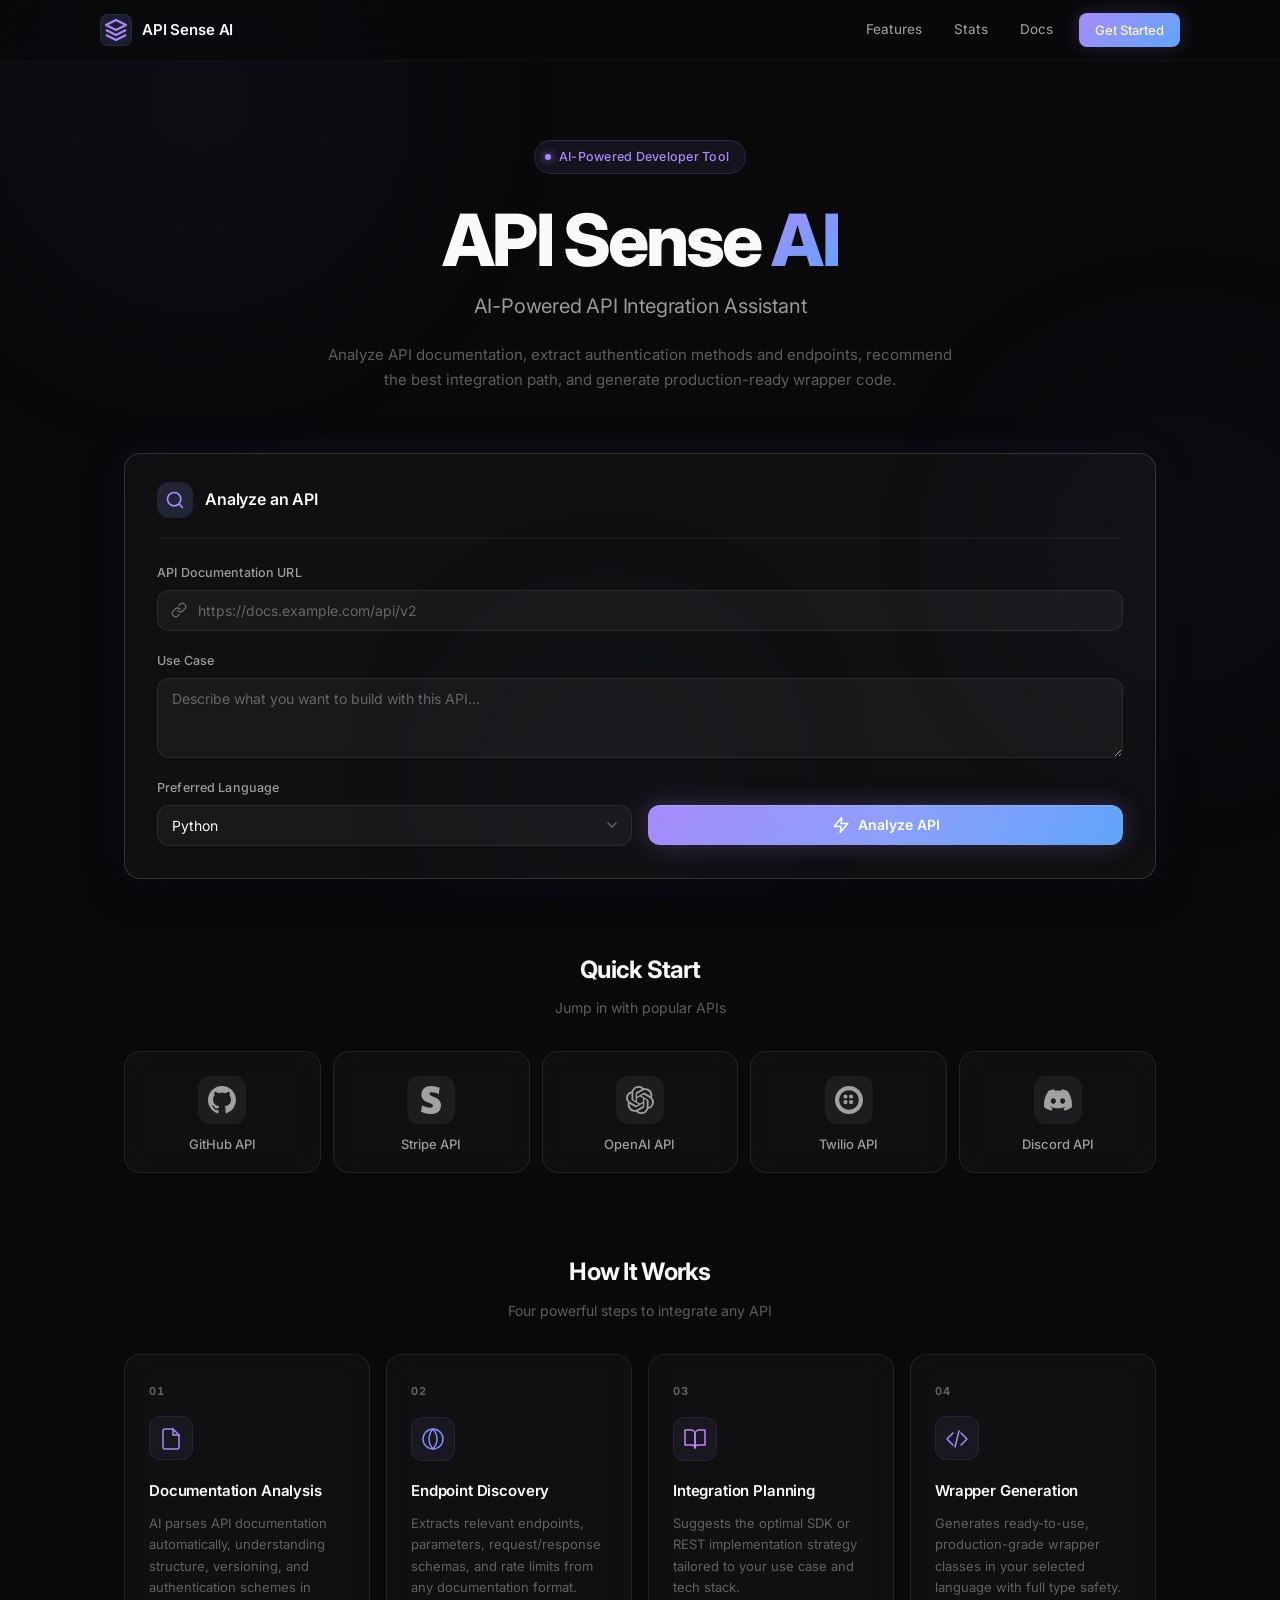
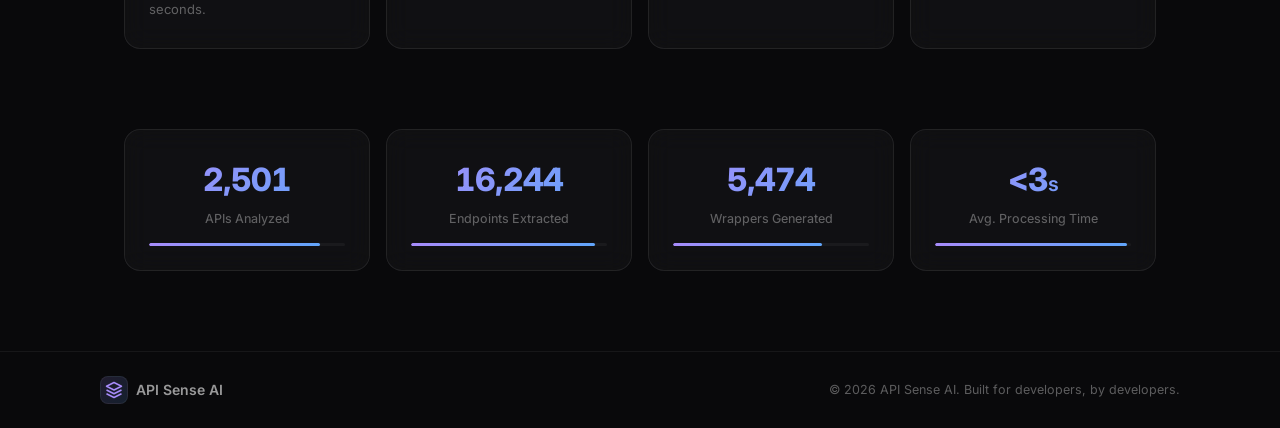
<file: index.html>
<!DOCTYPE html>
<html lang="en">
<head>
  <meta charset="UTF-8" />
  <meta name="viewport" content="width=device-width, initial-scale=1.0" />
  <title>API Sense AI — AI-Powered API Integration Assistant</title>
  <meta name="description" content="Analyze API documentation, extract authentication methods and endpoints, recommend the best integration path, and generate production-ready wrapper code." />
  <link rel="preconnect" href="https://fonts.googleapis.com" />
  <link rel="preconnect" href="https://fonts.gstatic.com" crossorigin />
  <link href="https://fonts.googleapis.com/css2?family=Inter:wght@300;400;500;600;700;800&display=swap" rel="stylesheet" />
  <link rel="stylesheet" href="styles.css" />
</head>
<body>
  <!-- Ambient background blobs -->
  <div class="ambient-bg">
    <div class="blob blob-1"></div>
    <div class="blob blob-2"></div>
    <div class="blob blob-3"></div>
  </div>

  <!-- Navigation -->
  <nav class="nav" id="main-nav">
    <div class="nav-inner">
      <a href="#" class="nav-brand" id="nav-brand">
        <div class="brand-icon">
          <svg width="24" height="24" viewBox="0 0 24 24" fill="none">
            <path d="M12 2L2 7L12 12L22 7L12 2Z" stroke="url(#navGrad)" stroke-width="2" stroke-linejoin="round"/>
            <path d="M2 17L12 22L22 17" stroke="url(#navGrad)" stroke-width="2" stroke-linejoin="round"/>
            <path d="M2 12L12 17L22 12" stroke="url(#navGrad)" stroke-width="2" stroke-linejoin="round"/>
            <defs><linearGradient id="navGrad" x1="2" y1="2" x2="22" y2="22"><stop stop-color="#a78bfa"/><stop offset="1" stop-color="#60a5fa"/></linearGradient></defs>
          </svg>
        </div>
        <span class="brand-text">API Sense AI</span>
      </a>
      <div class="nav-links">
        <a href="#features" class="nav-link" id="nav-features">Features</a>
        <a href="#stats" class="nav-link" id="nav-stats">Stats</a>
        <a href="#" class="nav-link" id="nav-docs">Docs</a>
        <a href="#" class="nav-btn" id="nav-get-started">Get Started</a>
      </div>
    </div>
  </nav>

  <main class="main">
    <!-- Hero Section -->
    <section class="hero" id="hero-section">
      <div class="hero-badge" id="hero-badge">
        <span class="badge-dot"></span>
        AI-Powered Developer Tool
      </div>

      <h1 class="hero-title" id="hero-title">
        API Sense <span class="title-gradient">AI</span>
      </h1>
      <p class="hero-subtitle" id="hero-subtitle">AI-Powered API Integration Assistant</p>
      <p class="hero-description" id="hero-description">
        Analyze API documentation, extract authentication methods and endpoints,
        recommend the best integration path, and generate production-ready wrapper code.
      </p>
    </section>

    <!-- Main Input Card -->
    <section class="input-section" id="input-section">
      <div class="input-card glass-card" id="main-input-card">
        <div class="input-card-header">
          <div class="card-header-icon">
            <svg width="20" height="20" viewBox="0 0 24 24" fill="none" stroke="currentColor" stroke-width="2" stroke-linecap="round" stroke-linejoin="round">
              <circle cx="11" cy="11" r="8"/><path d="m21 21-4.3-4.3"/>
            </svg>
          </div>
          <h2 class="card-header-title">Analyze an API</h2>
        </div>

        <div class="input-fields">
          <div class="field-group" id="field-url">
            <label class="field-label" for="api-url">API Documentation URL</label>
            <div class="input-wrapper">
              <svg class="input-icon" width="16" height="16" viewBox="0 0 24 24" fill="none" stroke="currentColor" stroke-width="2" stroke-linecap="round" stroke-linejoin="round">
                <path d="M10 13a5 5 0 0 0 7.54.54l3-3a5 5 0 0 0-7.07-7.07l-1.72 1.71"/>
                <path d="M14 11a5 5 0 0 0-7.54-.54l-3 3a5 5 0 0 0 7.07 7.07l1.71-1.71"/>
              </svg>
              <input type="url" id="api-url" class="field-input" placeholder="https://docs.example.com/api/v2" />
            </div>
          </div>

          <div class="field-group" id="field-usecase">
            <label class="field-label" for="use-case">Use Case</label>
            <textarea id="use-case" class="field-textarea" rows="3" placeholder="Describe what you want to build with this API..."></textarea>
          </div>

          <div class="field-row">
            <div class="field-group field-half" id="field-language">
              <label class="field-label" for="language-select">Preferred Language</label>
              <div class="select-wrapper">
                <select id="language-select" class="field-select">
                  <option value="python">Python</option>
                  <option value="javascript">JavaScript</option>
                  <option value="java">Java</option>
                  <option value="csharp">C#</option>
                </select>
                <svg class="select-chevron" width="16" height="16" viewBox="0 0 24 24" fill="none" stroke="currentColor" stroke-width="2" stroke-linecap="round" stroke-linejoin="round">
                  <path d="m6 9 6 6 6-6"/>
                </svg>
              </div>
            </div>

            <div class="field-group field-half" id="field-action">
              <label class="field-label">&nbsp;</label>
              <button class="analyze-btn" id="analyze-btn">
                <svg width="18" height="18" viewBox="0 0 24 24" fill="none" stroke="currentColor" stroke-width="2" stroke-linecap="round" stroke-linejoin="round">
                  <polygon points="13 2 3 14 12 14 11 22 21 10 12 10 13 2"/>
                </svg>
                Analyze API
                <span class="btn-shimmer"></span>
              </button>
            </div>
          </div>
        </div>
      </div>
    </section>

    <!-- Quick API Cards -->
    <section class="quick-section" id="quick-section">
      <div class="section-header">
        <h2 class="section-title" id="quick-title">Quick Start</h2>
        <p class="section-subtitle">Jump in with popular APIs</p>
      </div>

      <div class="quick-grid" id="quick-grid">
        <button class="quick-card glass-card" id="quick-github" data-api="github">
          <div class="quick-icon">
            <svg width="28" height="28" viewBox="0 0 24 24" fill="currentColor">
              <path d="M12 0C5.37 0 0 5.37 0 12c0 5.31 3.435 9.795 8.205 11.385.6.105.825-.255.825-.57 0-.285-.015-1.23-.015-2.235-3.015.555-3.795-.735-4.035-1.41-.135-.345-.72-1.41-1.23-1.695-.42-.225-1.02-.78-.015-.795.945-.015 1.62.87 1.845 1.23 1.08 1.815 2.805 1.305 3.495.99.105-.78.42-1.305.765-1.605-2.67-.3-5.46-1.335-5.46-5.925 0-1.305.465-2.385 1.23-3.225-.12-.3-.54-1.53.12-3.18 0 0 1.005-.315 3.3 1.23.96-.27 1.98-.405 3-.405s2.04.135 3 .405c2.295-1.56 3.3-1.23 3.3-1.23.66 1.65.24 2.88.12 3.18.765.84 1.23 1.905 1.23 3.225 0 4.605-2.805 5.625-5.475 5.925.435.375.81 1.095.81 2.22 0 1.605-.015 2.895-.015 3.3 0 .315.225.69.825.57A12.02 12.02 0 0 0 24 12c0-6.63-5.37-12-12-12z"/>
            </svg>
          </div>
          <span class="quick-name">GitHub API</span>
          <span class="quick-arrow">→</span>
        </button>

        <button class="quick-card glass-card" id="quick-stripe" data-api="stripe">
          <div class="quick-icon stripe-icon">
            <svg width="28" height="28" viewBox="0 0 24 24" fill="currentColor">
              <path d="M13.976 9.15c-2.172-.806-3.356-1.426-3.356-2.409 0-.831.683-1.305 1.901-1.305 2.227 0 4.515.858 6.09 1.631l.89-5.494C18.252.975 15.697 0 12.165 0 9.667 0 7.589.654 6.104 1.872 4.56 3.147 3.757 4.992 3.757 7.218c0 4.039 2.467 5.76 6.476 7.219 2.585.92 3.445 1.574 3.445 2.583 0 .98-.84 1.545-2.354 1.545-1.875 0-4.965-.921-6.99-2.109l-.9 5.555C5.175 22.99 8.385 24 11.714 24c2.641 0 4.843-.624 6.328-1.813 1.664-1.305 2.525-3.236 2.525-5.732 0-4.128-2.524-5.851-6.591-7.305z"/>
            </svg>
          </div>
          <span class="quick-name">Stripe API</span>
          <span class="quick-arrow">→</span>
        </button>

        <button class="quick-card glass-card" id="quick-openai" data-api="openai">
          <div class="quick-icon openai-icon">
            <svg width="28" height="28" viewBox="0 0 24 24" fill="currentColor">
              <path d="M22.282 9.821a5.985 5.985 0 0 0-.516-4.91 6.046 6.046 0 0 0-6.51-2.9A6.065 6.065 0 0 0 4.981 4.18a5.985 5.985 0 0 0-3.998 2.9 6.046 6.046 0 0 0 .743 7.097 5.98 5.98 0 0 0 .51 4.911 6.051 6.051 0 0 0 6.515 2.9A5.985 5.985 0 0 0 13.26 24a6.056 6.056 0 0 0 5.772-4.206 5.99 5.99 0 0 0 3.997-2.9 6.056 6.056 0 0 0-.747-7.073zM13.26 22.43a4.476 4.476 0 0 1-2.876-1.04l.141-.081 4.779-2.758a.795.795 0 0 0 .392-.681v-6.737l2.02 1.168a.071.071 0 0 1 .038.052v5.583a4.504 4.504 0 0 1-4.494 4.494zM3.6 18.304a4.47 4.47 0 0 1-.535-3.014l.142.085 4.783 2.759a.771.771 0 0 0 .78 0l5.843-3.369v2.332a.08.08 0 0 1-.033.062L9.74 19.95a4.5 4.5 0 0 1-6.14-1.646zM2.34 7.896a4.485 4.485 0 0 1 2.366-1.973V11.6a.766.766 0 0 0 .388.676l5.815 3.355-2.02 1.168a.076.076 0 0 1-.071 0l-4.83-2.786A4.504 4.504 0 0 1 2.34 7.872zm16.597 3.855l-5.833-3.387L15.119 7.2a.076.076 0 0 1 .071 0l4.83 2.791a4.494 4.494 0 0 1-.676 8.105v-5.678a.79.79 0 0 0-.407-.667zm2.01-3.023l-.141-.085-4.774-2.782a.776.776 0 0 0-.785 0L9.409 9.23V6.897a.066.066 0 0 1 .028-.061l4.83-2.787a4.5 4.5 0 0 1 6.68 4.66zm-12.64 4.135l-2.02-1.164a.08.08 0 0 1-.038-.057V6.075a4.5 4.5 0 0 1 7.375-3.453l-.142.08L8.704 5.46a.795.795 0 0 0-.393.681zm1.097-2.365l2.602-1.5 2.607 1.5v2.999l-2.597 1.5-2.607-1.5z"/>
            </svg>
          </div>
          <span class="quick-name">OpenAI API</span>
          <span class="quick-arrow">→</span>
        </button>

        <button class="quick-card glass-card" id="quick-twilio" data-api="twilio">
          <div class="quick-icon twilio-icon">
            <svg width="28" height="28" viewBox="0 0 24 24" fill="currentColor">
              <path d="M12 0C5.381 0 0 5.381 0 12s5.381 12 12 12 12-5.381 12-12S18.619 0 12 0zm0 20.4c-4.636 0-8.4-3.764-8.4-8.4S7.364 3.6 12 3.6s8.4 3.764 8.4 8.4-3.764 8.4-8.4 8.4zm3.6-11.4a1.8 1.8 0 1 1-3.6 0 1.8 1.8 0 0 1 3.6 0zm0 4.8a1.8 1.8 0 1 1-3.6 0 1.8 1.8 0 0 1 3.6 0zm-4.8-4.8a1.8 1.8 0 1 1-3.6 0 1.8 1.8 0 0 1 3.6 0zm0 4.8a1.8 1.8 0 1 1-3.6 0 1.8 1.8 0 0 1 3.6 0z"/>
            </svg>
          </div>
          <span class="quick-name">Twilio API</span>
          <span class="quick-arrow">→</span>
        </button>

        <button class="quick-card glass-card" id="quick-discord" data-api="discord">
          <div class="quick-icon discord-icon">
            <svg width="28" height="28" viewBox="0 0 24 24" fill="currentColor">
              <path d="M20.317 4.37a19.791 19.791 0 0 0-4.885-1.515.074.074 0 0 0-.079.037c-.21.375-.444.864-.608 1.25a18.27 18.27 0 0 0-5.487 0 12.64 12.64 0 0 0-.617-1.25.077.077 0 0 0-.079-.037A19.736 19.736 0 0 0 3.677 4.37a.07.07 0 0 0-.032.027C.533 9.046-.32 13.58.099 18.057a.082.082 0 0 0 .031.057 19.9 19.9 0 0 0 5.993 3.03.078.078 0 0 0 .084-.028 14.09 14.09 0 0 0 1.226-1.994.076.076 0 0 0-.041-.106 13.107 13.107 0 0 1-1.872-.892.077.077 0 0 1-.008-.128 10.2 10.2 0 0 0 .372-.292.074.074 0 0 1 .077-.01c3.928 1.793 8.18 1.793 12.062 0a.074.074 0 0 1 .078.01c.12.098.246.198.373.292a.077.077 0 0 1-.006.127 12.299 12.299 0 0 1-1.873.892.077.077 0 0 0-.041.107c.36.698.772 1.362 1.225 1.993a.076.076 0 0 0 .084.028 19.839 19.839 0 0 0 6.002-3.03.077.077 0 0 0 .032-.054c.5-5.177-.838-9.674-3.549-13.66a.061.061 0 0 0-.031-.03zM8.02 15.33c-1.183 0-2.157-1.085-2.157-2.419 0-1.333.956-2.419 2.157-2.419 1.21 0 2.176 1.096 2.157 2.42 0 1.333-.956 2.418-2.157 2.418zm7.975 0c-1.183 0-2.157-1.085-2.157-2.419 0-1.333.955-2.419 2.157-2.419 1.21 0 2.176 1.096 2.157 2.42 0 1.333-.946 2.418-2.157 2.418z"/>
            </svg>
          </div>
          <span class="quick-name">Discord API</span>
          <span class="quick-arrow">→</span>
        </button>
      </div>
    </section>

    <!-- Feature Highlights -->
    <section class="features-section" id="features">
      <div class="section-header">
        <h2 class="section-title" id="features-title">How It Works</h2>
        <p class="section-subtitle">Four powerful steps to integrate any API</p>
      </div>

      <div class="features-grid" id="features-grid">
        <div class="feature-card glass-card" id="feature-analysis">
          <div class="feature-step">01</div>
          <div class="feature-icon-wrap">
            <svg width="24" height="24" viewBox="0 0 24 24" fill="none" stroke="url(#fGrad1)" stroke-width="1.5" stroke-linecap="round" stroke-linejoin="round">
              <path d="M14 2H6a2 2 0 0 0-2 2v16a2 2 0 0 0 2 2h12a2 2 0 0 0 2-2V8z"/>
              <polyline points="14 2 14 8 20 8"/>
              <line x1="16" y1="13" x2="8" y2="13"/>
              <line x1="16" y1="17" x2="8" y2="17"/>
              <polyline points="10 9 9 9 8 9"/>
              <defs><linearGradient id="fGrad1" x1="4" y1="2" x2="20" y2="22"><stop stop-color="#a78bfa"/><stop offset="1" stop-color="#60a5fa"/></linearGradient></defs>
            </svg>
          </div>
          <h3 class="feature-title">Documentation Analysis</h3>
          <p class="feature-desc">AI parses API documentation automatically, understanding structure, versioning, and authentication schemes in seconds.</p>
        </div>

        <div class="feature-card glass-card" id="feature-discovery">
          <div class="feature-step">02</div>
          <div class="feature-icon-wrap">
            <svg width="24" height="24" viewBox="0 0 24 24" fill="none" stroke="url(#fGrad2)" stroke-width="1.5" stroke-linecap="round" stroke-linejoin="round">
              <circle cx="12" cy="12" r="10"/>
              <line x1="2" y1="12" x2="22" y2="12"/>
              <path d="M12 2a15.3 15.3 0 0 1 4 10 15.3 15.3 0 0 1-4 10 15.3 15.3 0 0 1-4-10 15.3 15.3 0 0 1 4-10z"/>
              <defs><linearGradient id="fGrad2" x1="2" y1="2" x2="22" y2="22"><stop stop-color="#818cf8"/><stop offset="1" stop-color="#38bdf8"/></linearGradient></defs>
            </svg>
          </div>
          <h3 class="feature-title">Endpoint Discovery</h3>
          <p class="feature-desc">Extracts relevant endpoints, parameters, request/response schemas, and rate limits from any documentation format.</p>
        </div>

        <div class="feature-card glass-card" id="feature-planning">
          <div class="feature-step">03</div>
          <div class="feature-icon-wrap">
            <svg width="24" height="24" viewBox="0 0 24 24" fill="none" stroke="url(#fGrad3)" stroke-width="1.5" stroke-linecap="round" stroke-linejoin="round">
              <path d="M2 3h6a4 4 0 0 1 4 4v14a3 3 0 0 0-3-3H2z"/>
              <path d="M22 3h-6a4 4 0 0 0-4 4v14a3 3 0 0 1 3-3h7z"/>
              <defs><linearGradient id="fGrad3" x1="2" y1="3" x2="22" y2="21"><stop stop-color="#c084fc"/><stop offset="1" stop-color="#818cf8"/></linearGradient></defs>
            </svg>
          </div>
          <h3 class="feature-title">Integration Planning</h3>
          <p class="feature-desc">Suggests the optimal SDK or REST implementation strategy tailored to your use case and tech stack.</p>
        </div>

        <div class="feature-card glass-card" id="feature-generation">
          <div class="feature-step">04</div>
          <div class="feature-icon-wrap">
            <svg width="24" height="24" viewBox="0 0 24 24" fill="none" stroke="url(#fGrad4)" stroke-width="1.5" stroke-linecap="round" stroke-linejoin="round">
              <polyline points="16 18 22 12 16 6"/>
              <polyline points="8 6 2 12 8 18"/>
              <line x1="14" y1="4" x2="10" y2="20"/>
              <defs><linearGradient id="fGrad4" x1="2" y1="4" x2="22" y2="20"><stop stop-color="#a78bfa"/><stop offset="1" stop-color="#22d3ee"/></linearGradient></defs>
            </svg>
          </div>
          <h3 class="feature-title">Wrapper Generation</h3>
          <p class="feature-desc">Generates ready-to-use, production-grade wrapper classes in your selected language with full type safety.</p>
        </div>
      </div>
    </section>

    <!-- Statistics Row -->
    <section class="stats-section" id="stats">
      <div class="stats-grid" id="stats-grid">
        <div class="stat-card glass-card" id="stat-apis">
          <div class="stat-value" data-target="2847">0</div>
          <div class="stat-label">APIs Analyzed</div>
          <div class="stat-bar"><div class="stat-bar-fill" style="--fill-width: 87%"></div></div>
        </div>
        <div class="stat-card glass-card" id="stat-endpoints">
          <div class="stat-value" data-target="18492">0</div>
          <div class="stat-label">Endpoints Extracted</div>
          <div class="stat-bar"><div class="stat-bar-fill" style="--fill-width: 94%"></div></div>
        </div>
        <div class="stat-card glass-card" id="stat-wrappers">
          <div class="stat-value" data-target="6231">0</div>
          <div class="stat-label">Wrappers Generated</div>
          <div class="stat-bar"><div class="stat-bar-fill" style="--fill-width: 76%"></div></div>
        </div>
        <div class="stat-card glass-card" id="stat-time">
          <div class="stat-value stat-time-value">&lt;3<span class="stat-unit">s</span></div>
          <div class="stat-label">Avg. Processing Time</div>
          <div class="stat-bar"><div class="stat-bar-fill" style="--fill-width: 98%"></div></div>
        </div>
      </div>
    </section>

    <!-- Footer -->
    <footer class="footer" id="footer">
      <div class="footer-inner">
        <div class="footer-brand">
          <div class="brand-icon small">
            <svg width="18" height="18" viewBox="0 0 24 24" fill="none">
              <path d="M12 2L2 7L12 12L22 7L12 2Z" stroke="url(#ftrGrad)" stroke-width="2" stroke-linejoin="round"/>
              <path d="M2 17L12 22L22 17" stroke="url(#ftrGrad)" stroke-width="2" stroke-linejoin="round"/>
              <path d="M2 12L12 17L22 12" stroke="url(#ftrGrad)" stroke-width="2" stroke-linejoin="round"/>
              <defs><linearGradient id="ftrGrad" x1="2" y1="2" x2="22" y2="22"><stop stop-color="#a78bfa"/><stop offset="1" stop-color="#60a5fa"/></linearGradient></defs>
            </svg>
          </div>
          <span>API Sense AI</span>
        </div>
        <p class="footer-copy">&copy; 2026 API Sense AI. Built for developers, by developers.</p>
      </div>
    </footer>
  </main>

  <script src="script.js"></script>
</body>
</html>
</file>
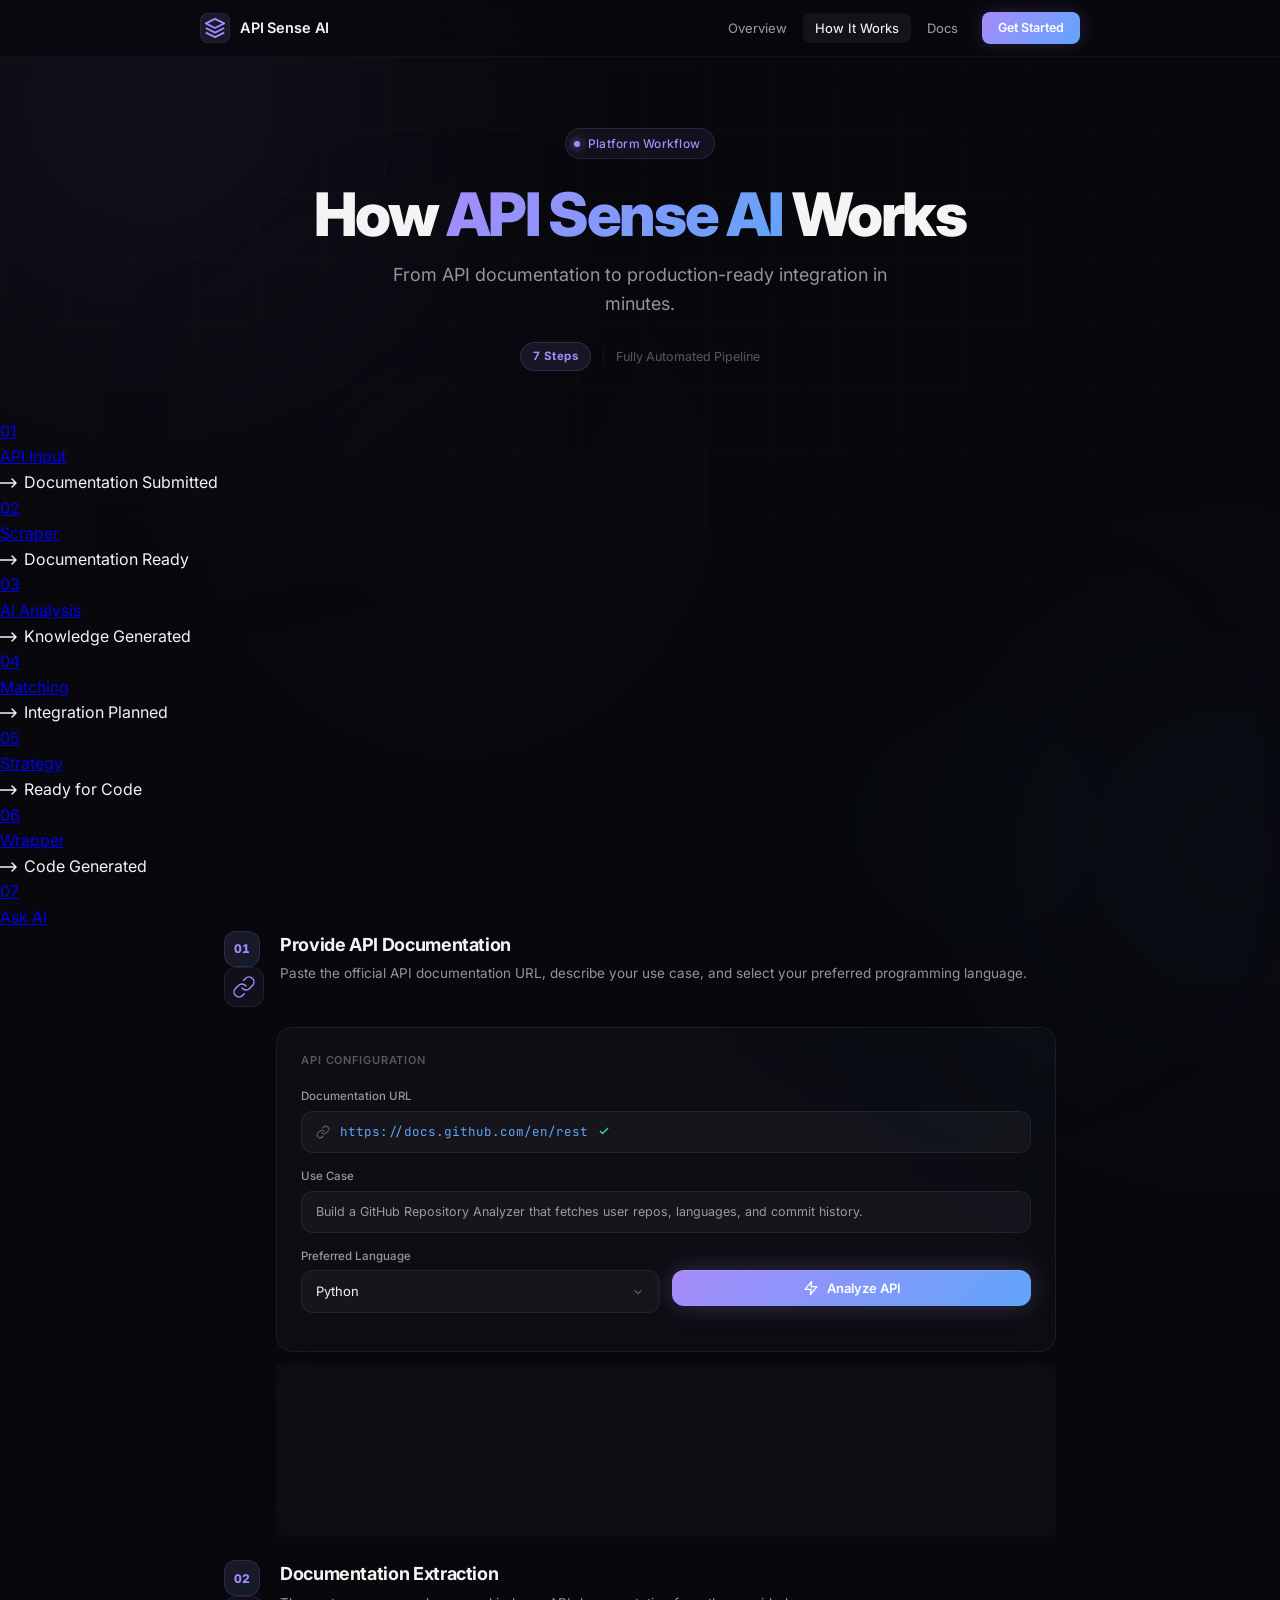
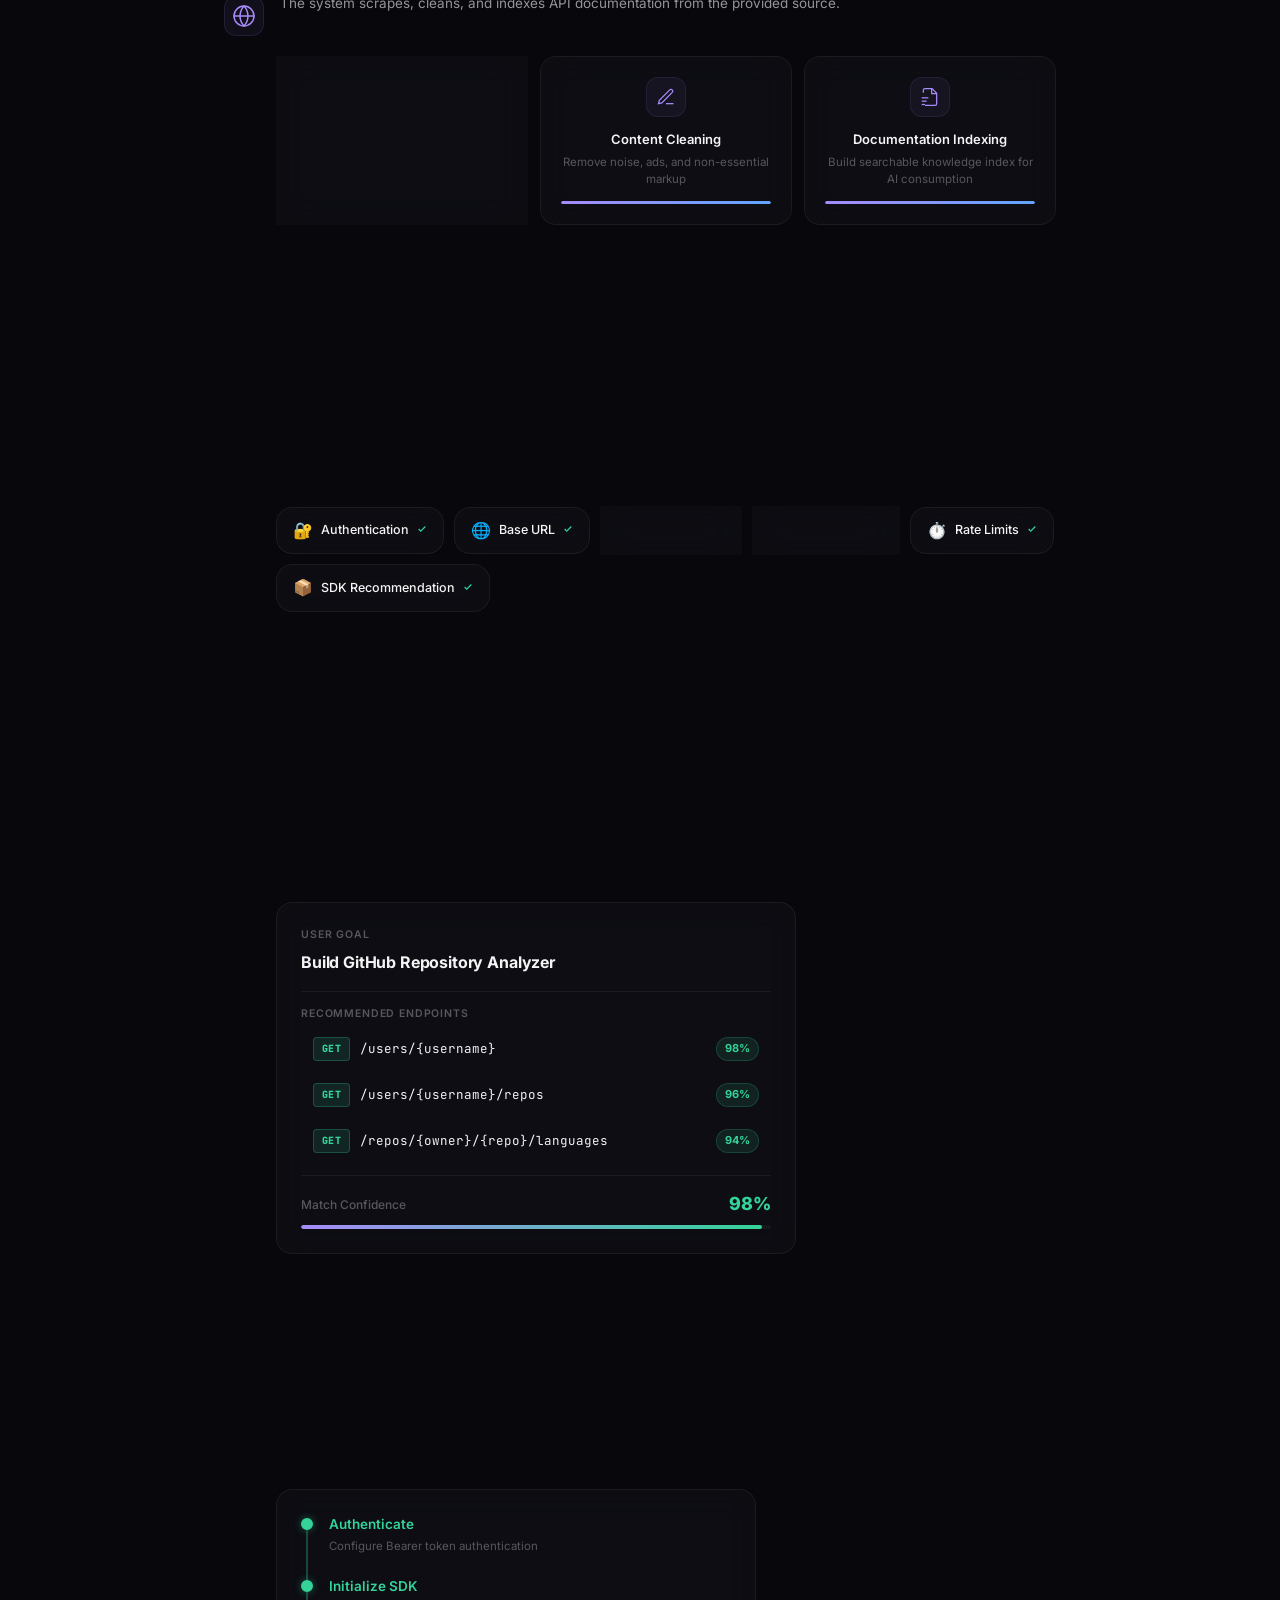
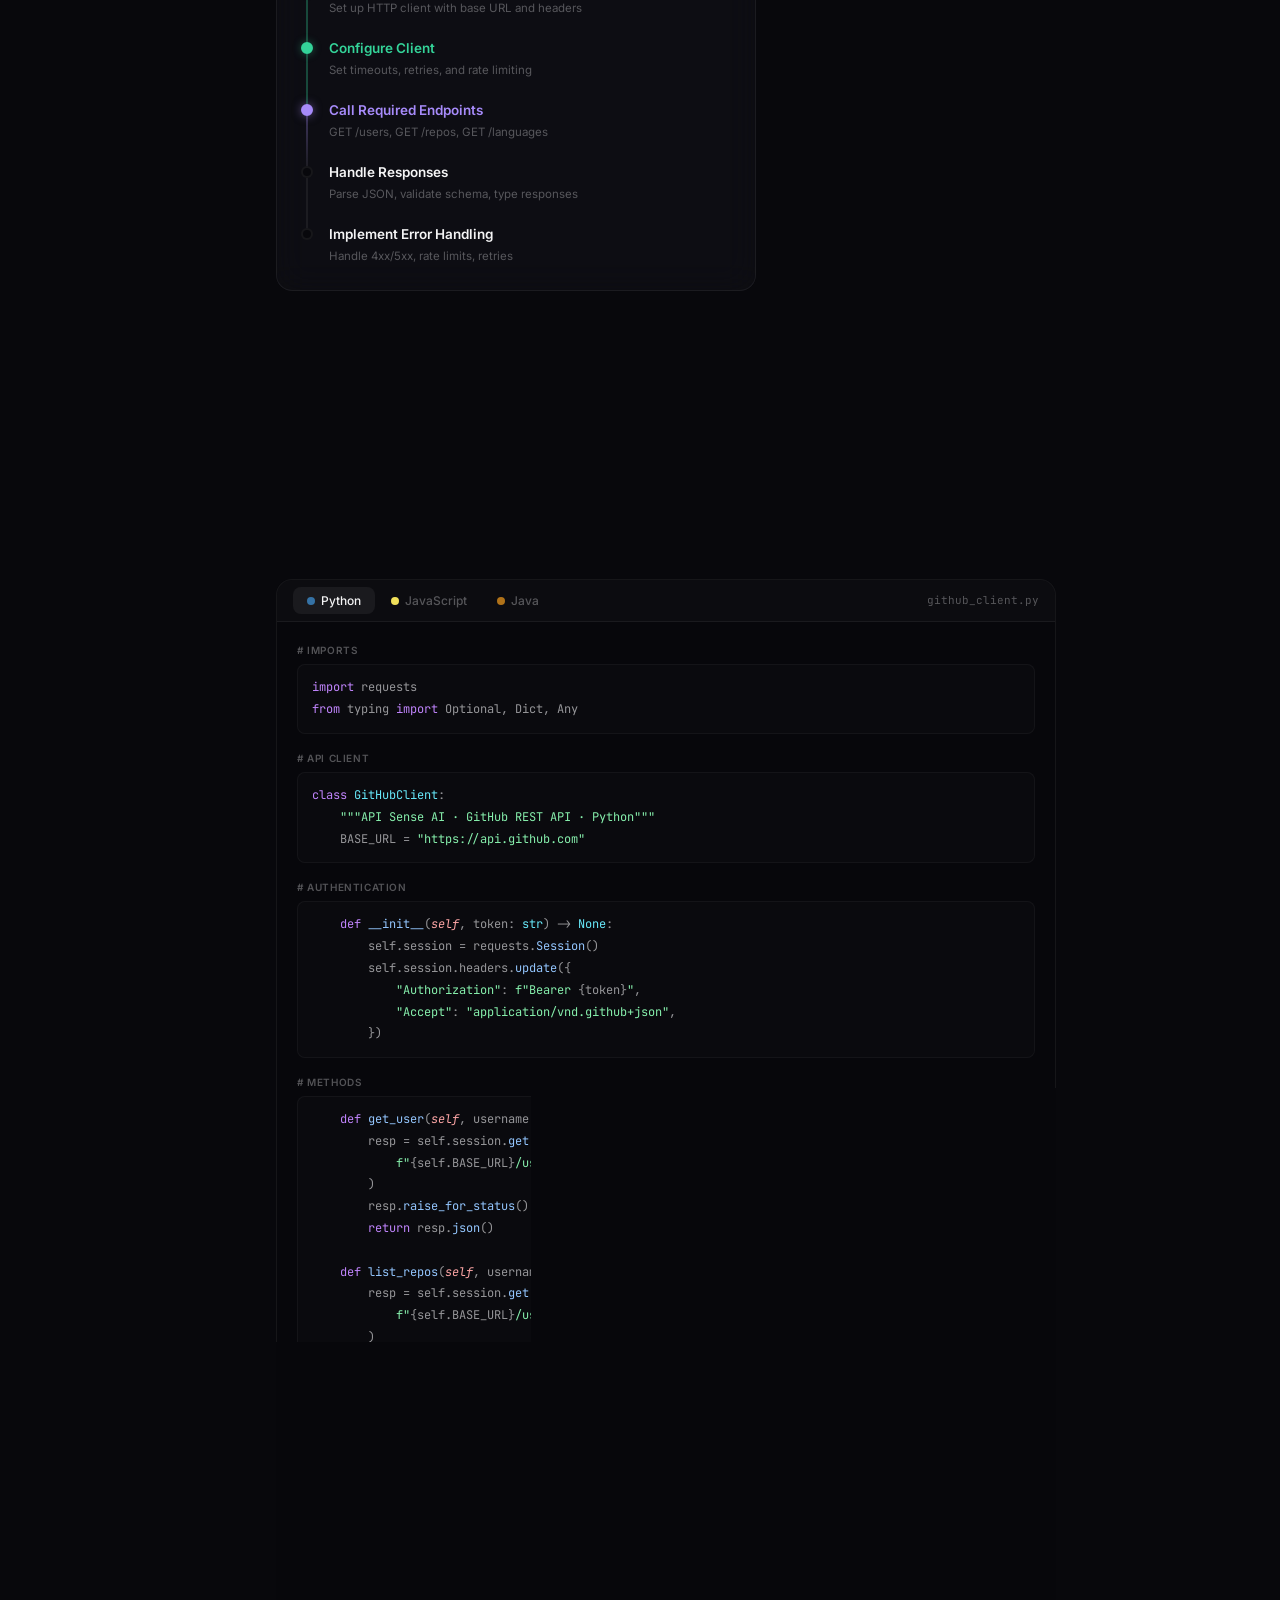
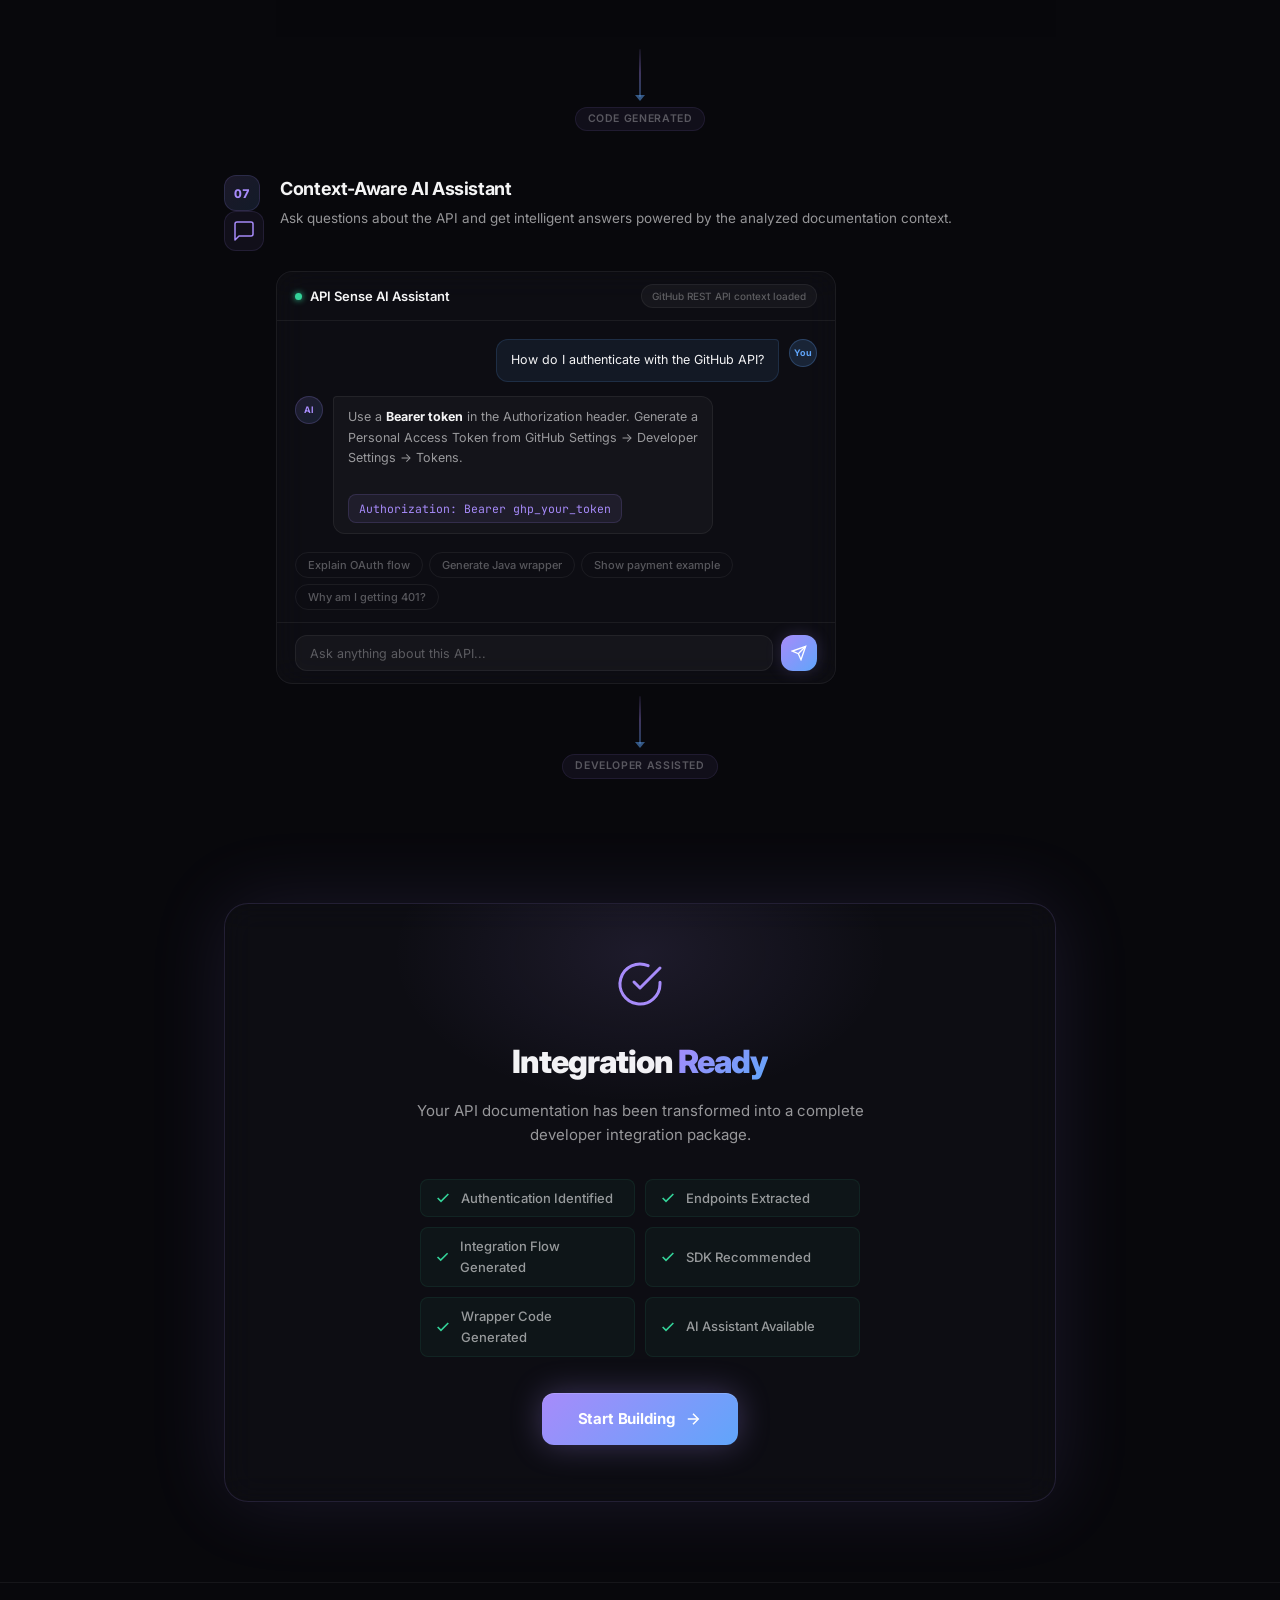
<file: workflow.html>
<!DOCTYPE html>
<html lang="en">
<head>
  <meta charset="UTF-8" />
  <meta name="viewport" content="width=device-width, initial-scale=1.0" />
  <title>How API Sense AI Works — From Documentation to Production</title>
  <meta name="description" content="From API documentation to production-ready integration in minutes. See how API Sense AI transforms any API into a complete developer package." />
  <link rel="preconnect" href="https://fonts.googleapis.com" />
  <link rel="preconnect" href="https://fonts.gstatic.com" crossorigin />
  <link href="https://fonts.googleapis.com/css2?family=Inter:wght@300;400;500;600;700;800;900&family=JetBrains+Mono:wght@400;500;600&display=swap" rel="stylesheet" />
  <link rel="stylesheet" href="workflow.css" />
</head>
<body>

  <!-- Ambient Background -->
  <div class="ambient" aria-hidden="true">
    <div class="orb orb-1"></div>
    <div class="orb orb-2"></div>
    <div class="orb orb-3"></div>
    <div class="orb orb-4"></div>
    <div class="orb orb-5"></div>
    <div class="grid-overlay"></div>
    <div class="noise-layer"></div>
  </div>

  <!-- Navigation -->
  <nav class="nav" id="nav">
    <div class="nav-inner">
      <a href="index.html" class="nav-brand" id="nav-brand">
        <div class="brand-mark">
          <svg width="22" height="22" viewBox="0 0 24 24" fill="none">
            <path d="M12 2L2 7L12 12L22 7L12 2Z" stroke="url(#bGrad)" stroke-width="2" stroke-linejoin="round"/>
            <path d="M2 17L12 22L22 17" stroke="url(#bGrad)" stroke-width="2" stroke-linejoin="round"/>
            <path d="M2 12L12 17L22 12" stroke="url(#bGrad)" stroke-width="2" stroke-linejoin="round"/>
            <defs><linearGradient id="bGrad" x1="2" y1="2" x2="22" y2="22"><stop stop-color="#a78bfa"/><stop offset="1" stop-color="#60a5fa"/></linearGradient></defs>
          </svg>
        </div>
        <span>API Sense AI</span>
      </a>
      <div class="nav-actions">
        <a href="index.html" class="nav-link">Overview</a>
        <a href="#" class="nav-link active">How It Works</a>
        <a href="#" class="nav-link">Docs</a>
        <a href="#" class="nav-cta">Get Started</a>
      </div>
    </div>
  </nav>

  <main class="main">

    <!-- ═══════════ HERO ═══════════ -->
    <section class="hero" id="hero">
      <div class="hero-eyebrow">
        <span class="eyebrow-dot"></span>
        Platform Workflow
      </div>
      <h1 class="hero-title">
        How <span class="grad-text">API Sense AI</span> Works
      </h1>
      <p class="hero-sub">
        From API documentation to production-ready integration in minutes.
      </p>
      <div class="hero-steps-count">
        <span class="steps-pill">7 Steps</span>
        <span class="steps-divider"></span>
        <span class="steps-label">Fully Automated Pipeline</span>
      </div>
    </section>

    <!-- ═══════════ HORIZONTAL TIMELINE NAV ═══════════ -->
    <div class="timeline-nav" id="timeline-nav">
      <div class="timeline-track">
        <div class="timeline-progress" id="timeline-progress"></div>
      </div>
      <div class="timeline-nodes">
        <a href="#step-1" class="timeline-node active" data-step="1">
          <div class="tnode-dot"><span>01</span></div>
          <div class="tnode-label">API Input</div>
        </a>
        <div class="timeline-arrow">
          <svg width="20" height="10" viewBox="0 0 20 10"><path d="M0 5h16M12 1l4 4-4 4" stroke="currentColor" stroke-width="1.5" fill="none" stroke-linecap="round" stroke-linejoin="round"/></svg>
          <span class="arrow-label">Documentation Submitted</span>
        </div>
        <a href="#step-2" class="timeline-node" data-step="2">
          <div class="tnode-dot"><span>02</span></div>
          <div class="tnode-label">Scraper</div>
        </a>
        <div class="timeline-arrow">
          <svg width="20" height="10" viewBox="0 0 20 10"><path d="M0 5h16M12 1l4 4-4 4" stroke="currentColor" stroke-width="1.5" fill="none" stroke-linecap="round" stroke-linejoin="round"/></svg>
          <span class="arrow-label">Documentation Ready</span>
        </div>
        <a href="#step-3" class="timeline-node" data-step="3">
          <div class="tnode-dot"><span>03</span></div>
          <div class="tnode-label">AI Analysis</div>
        </a>
        <div class="timeline-arrow">
          <svg width="20" height="10" viewBox="0 0 20 10"><path d="M0 5h16M12 1l4 4-4 4" stroke="currentColor" stroke-width="1.5" fill="none" stroke-linecap="round" stroke-linejoin="round"/></svg>
          <span class="arrow-label">Knowledge Generated</span>
        </div>
        <a href="#step-4" class="timeline-node" data-step="4">
          <div class="tnode-dot"><span>04</span></div>
          <div class="tnode-label">Matching</div>
        </a>
        <div class="timeline-arrow">
          <svg width="20" height="10" viewBox="0 0 20 10"><path d="M0 5h16M12 1l4 4-4 4" stroke="currentColor" stroke-width="1.5" fill="none" stroke-linecap="round" stroke-linejoin="round"/></svg>
          <span class="arrow-label">Integration Planned</span>
        </div>
        <a href="#step-5" class="timeline-node" data-step="5">
          <div class="tnode-dot"><span>05</span></div>
          <div class="tnode-label">Strategy</div>
        </a>
        <div class="timeline-arrow">
          <svg width="20" height="10" viewBox="0 0 20 10"><path d="M0 5h16M12 1l4 4-4 4" stroke="currentColor" stroke-width="1.5" fill="none" stroke-linecap="round" stroke-linejoin="round"/></svg>
          <span class="arrow-label">Ready for Code</span>
        </div>
        <a href="#step-6" class="timeline-node" data-step="6">
          <div class="tnode-dot"><span>06</span></div>
          <div class="tnode-label">Wrapper</div>
        </a>
        <div class="timeline-arrow">
          <svg width="20" height="10" viewBox="0 0 20 10"><path d="M0 5h16M12 1l4 4-4 4" stroke="currentColor" stroke-width="1.5" fill="none" stroke-linecap="round" stroke-linejoin="round"/></svg>
          <span class="arrow-label">Code Generated</span>
        </div>
        <a href="#step-7" class="timeline-node" data-step="7">
          <div class="tnode-dot"><span>07</span></div>
          <div class="tnode-label">Ask AI</div>
        </a>
      </div>
    </div>

    <!-- ═══════════ WORKFLOW TIMELINE ═══════════ -->
    <div class="workflow-container" id="workflow">

      <!-- ─── STEP 1: API INPUT ─── -->
      <section class="step-section" id="step-1" data-step="1">
        <div class="step-header">
          <div class="step-badge-group">
            <div class="step-number"><span>01</span></div>
            <div class="step-icon-wrap">
              <svg width="24" height="24" viewBox="0 0 24 24" fill="none" stroke="currentColor" stroke-width="1.5" stroke-linecap="round" stroke-linejoin="round">
                <path d="M10 13a5 5 0 0 0 7.54.54l3-3a5 5 0 0 0-7.07-7.07l-1.72 1.71"/>
                <path d="M14 11a5 5 0 0 0-7.54-.54l-3 3a5 5 0 0 0 7.07 7.07l1.71-1.71"/>
              </svg>
            </div>
          </div>
          <div class="step-meta">
            <h2 class="step-title">Provide API Documentation</h2>
            <p class="step-desc">Paste the official API documentation URL, describe your use case, and select your preferred programming language.</p>
          </div>
        </div>
        <div class="step-body">
          <div class="input-card glass">
            <div class="input-card-header">
              <div class="input-card-label">API Configuration</div>
              <div class="card-glow-dot"></div>
            </div>
            <div class="mock-field">
              <div class="mock-field-label">Documentation URL</div>
              <div class="mock-field-input">
                <svg width="14" height="14" viewBox="0 0 24 24" fill="none" stroke="currentColor" stroke-width="2" stroke-linecap="round" stroke-linejoin="round"><path d="M10 13a5 5 0 0 0 7.54.54l3-3a5 5 0 0 0-7.07-7.07l-1.72 1.71"/><path d="M14 11a5 5 0 0 0-7.54-.54l-3 3a5 5 0 0 0 7.07 7.07l1.71-1.71"/></svg>
                <span class="mock-url">https://docs.github.com/en/rest</span>
                <span class="field-valid-icon">
                  <svg width="12" height="12" viewBox="0 0 24 24" fill="none" stroke="#34d399" stroke-width="3"><polyline points="20 6 9 17 4 12"/></svg>
                </span>
              </div>
            </div>
            <div class="mock-field">
              <div class="mock-field-label">Use Case</div>
              <div class="mock-field-textarea">Build a GitHub Repository Analyzer that fetches user repos, languages, and commit history.</div>
            </div>
            <div class="mock-field-row">
              <div class="mock-field half">
                <div class="mock-field-label">Preferred Language</div>
                <div class="mock-field-select">
                  <span>Python</span>
                  <svg width="14" height="14" viewBox="0 0 24 24" fill="none" stroke="currentColor" stroke-width="2"><path d="m6 9 6 6 6-6"/></svg>
                </div>
              </div>
              <div class="mock-field half">
                <div class="mock-field-label">&nbsp;</div>
                <button class="mock-analyze-btn">
                  <svg width="16" height="16" viewBox="0 0 24 24" fill="none" stroke="currentColor" stroke-width="2" stroke-linecap="round" stroke-linejoin="round"><polygon points="13 2 3 14 12 14 11 22 21 10 12 10 13 2"/></svg>
                  Analyze API
                </button>
              </div>
            </div>
          </div>
          <div class="step-example glass">
            <div class="example-badge">Example Input</div>
            <div class="example-row"><span class="example-key">API</span><span class="example-val">GitHub REST API</span></div>
            <div class="example-row"><span class="example-key">Goal</span><span class="example-val">Build a Repository Analyzer</span></div>
            <div class="example-row"><span class="example-key">Language</span><span class="example-val accent">Python</span></div>
          </div>
        </div>

        <!-- Connector Arrow -->
        <div class="step-connector">
          <div class="connector-line"></div>
          <div class="connector-pulse"></div>
          <div class="connector-arrow-label">Documentation Submitted</div>
        </div>
      </section>

      <!-- ─── STEP 2: DOCUMENTATION SCRAPER ─── -->
      <section class="step-section" id="step-2" data-step="2">
        <div class="step-header">
          <div class="step-badge-group">
            <div class="step-number"><span>02</span></div>
            <div class="step-icon-wrap">
              <svg width="24" height="24" viewBox="0 0 24 24" fill="none" stroke="currentColor" stroke-width="1.5" stroke-linecap="round" stroke-linejoin="round">
                <circle cx="12" cy="12" r="10"/>
                <line x1="2" y1="12" x2="22" y2="12"/>
                <path d="M12 2a15.3 15.3 0 0 1 4 10 15.3 15.3 0 0 1-4 10 15.3 15.3 0 0 1-4-10 15.3 15.3 0 0 1 4-10z"/>
              </svg>
            </div>
          </div>
          <div class="step-meta">
            <h2 class="step-title">Documentation Extraction</h2>
            <p class="step-desc">The system scrapes, cleans, and indexes API documentation from the provided source.</p>
          </div>
        </div>
        <div class="step-body">
          <div class="scraper-grid">
            <div class="scraper-card glass">
              <div class="scraper-icon">
                <svg width="20" height="20" viewBox="0 0 24 24" fill="none" stroke="currentColor" stroke-width="1.5"><path d="M13 2H6a2 2 0 0 0-2 2v16a2 2 0 0 0 2 2h12a2 2 0 0 0 2-2V9z"/><polyline points="13 2 13 9 20 9"/></svg>
              </div>
              <div class="scraper-title">HTML Parsing</div>
              <div class="scraper-sub">Extract structured content from documentation pages</div>
              <div class="scraper-progress"><div class="scraper-bar" style="--w:100%"></div></div>
            </div>
            <div class="scraper-card glass">
              <div class="scraper-icon">
                <svg width="20" height="20" viewBox="0 0 24 24" fill="none" stroke="currentColor" stroke-width="1.5"><path d="M12 20h9"/><path d="M16.5 3.5a2.12 2.12 0 0 1 3 3L7 19l-4 1 1-4Z"/></svg>
              </div>
              <div class="scraper-title">Content Cleaning</div>
              <div class="scraper-sub">Remove noise, ads, and non-essential markup</div>
              <div class="scraper-progress"><div class="scraper-bar" style="--w:100%"></div></div>
            </div>
            <div class="scraper-card glass">
              <div class="scraper-icon">
                <svg width="20" height="20" viewBox="0 0 24 24" fill="none" stroke="currentColor" stroke-width="1.5"><path d="M4 7V4a2 2 0 0 1 2-2h8.5L20 7.5V20a2 2 0 0 1-2 2H6"/><polyline points="14 2 14 8 20 8"/><line x1="2" y1="13" x2="10" y2="13"/><line x1="2" y1="17" x2="8" y2="17"/><line x1="2" y1="21" x2="6" y2="21"/></svg>
              </div>
              <div class="scraper-title">Documentation Indexing</div>
              <div class="scraper-sub">Build searchable knowledge index for AI consumption</div>
              <div class="scraper-progress"><div class="scraper-bar" style="--w:100%"></div></div>
            </div>
          </div>
          <div class="status-badge-row">
            <div class="status-badge completed">
              <svg width="14" height="14" viewBox="0 0 24 24" fill="none" stroke="currentColor" stroke-width="2.5"><polyline points="20 6 9 17 4 12"/></svg>
              Completed
            </div>
            <span class="status-meta">3 pages parsed · 847 sections indexed · 2.1s</span>
          </div>
        </div>

        <div class="step-connector">
          <div class="connector-line"></div>
          <div class="connector-pulse"></div>
          <div class="connector-arrow-label">Documentation Ready</div>
        </div>
      </section>

      <!-- ─── STEP 3: AI UNDERSTANDING ─── -->
      <section class="step-section" id="step-3" data-step="3">
        <div class="step-header">
          <div class="step-badge-group">
            <div class="step-number"><span>03</span></div>
            <div class="step-icon-wrap brain">
              <svg width="24" height="24" viewBox="0 0 24 24" fill="none" stroke="currentColor" stroke-width="1.5" stroke-linecap="round" stroke-linejoin="round">
                <path d="M9.5 2A2.5 2.5 0 0 1 12 4.5v15a2.5 2.5 0 0 1-4.96.44 2.5 2.5 0 0 1-2.96-3.08 3 3 0 0 1-.34-5.58 2.5 2.5 0 0 1 1.32-4.24 2.5 2.5 0 0 1 1.98-3A2.5 2.5 0 0 1 9.5 2Z"/>
                <path d="M14.5 2A2.5 2.5 0 0 0 12 4.5v15a2.5 2.5 0 0 0 4.96.44 2.5 2.5 0 0 0 2.96-3.08 3 3 0 0 0 .34-5.58 2.5 2.5 0 0 0-1.32-4.24 2.5 2.5 0 0 0-1.98-3A2.5 2.5 0 0 0 14.5 2Z"/>
              </svg>
            </div>
          </div>
          <div class="step-meta">
            <h2 class="step-title">AI Analysis Engine</h2>
            <p class="step-desc">The AI understands the documentation and extracts meaningful developer information.</p>
          </div>
        </div>
        <div class="step-body">
          <div class="ai-cards-field">
            <div class="ai-float-card glass" style="--delay:0s;--x:2px;--y:-6px">
              <span class="ai-card-icon">🔐</span>
              <span>Authentication</span>
              <span class="ai-card-check">
                <svg width="10" height="10" viewBox="0 0 24 24" fill="none" stroke="#34d399" stroke-width="3"><polyline points="20 6 9 17 4 12"/></svg>
              </span>
            </div>
            <div class="ai-float-card glass" style="--delay:0.1s;--x:-3px;--y:-5px">
              <span class="ai-card-icon">🌐</span>
              <span>Base URL</span>
              <span class="ai-card-check">
                <svg width="10" height="10" viewBox="0 0 24 24" fill="none" stroke="#34d399" stroke-width="3"><polyline points="20 6 9 17 4 12"/></svg>
              </span>
            </div>
            <div class="ai-float-card glass" style="--delay:0.2s;--x:4px;--y:-7px">
              <span class="ai-card-icon">🔗</span>
              <span>Endpoints</span>
              <span class="ai-card-check">
                <svg width="10" height="10" viewBox="0 0 24 24" fill="none" stroke="#34d399" stroke-width="3"><polyline points="20 6 9 17 4 12"/></svg>
              </span>
            </div>
            <div class="ai-float-card glass" style="--delay:0.3s;--x:-2px;--y:-4px">
              <span class="ai-card-icon">⚙️</span>
              <span>Parameters</span>
              <span class="ai-card-check">
                <svg width="10" height="10" viewBox="0 0 24 24" fill="none" stroke="#34d399" stroke-width="3"><polyline points="20 6 9 17 4 12"/></svg>
              </span>
            </div>
            <div class="ai-float-card glass" style="--delay:0.4s;--x:3px;--y:-6px">
              <span class="ai-card-icon">⏱️</span>
              <span>Rate Limits</span>
              <span class="ai-card-check">
                <svg width="10" height="10" viewBox="0 0 24 24" fill="none" stroke="#34d399" stroke-width="3"><polyline points="20 6 9 17 4 12"/></svg>
              </span>
            </div>
            <div class="ai-float-card glass" style="--delay:0.5s;--x:-1px;--y:-5px">
              <span class="ai-card-icon">📦</span>
              <span>SDK Recommendation</span>
              <span class="ai-card-check">
                <svg width="10" height="10" viewBox="0 0 24 24" fill="none" stroke="#34d399" stroke-width="3"><polyline points="20 6 9 17 4 12"/></svg>
              </span>
            </div>
          </div>
          <div class="ai-processing-badge">
            <div class="processing-spinner"></div>
            AI Parsing Documentation...
          </div>
        </div>

        <div class="step-connector">
          <div class="connector-line"></div>
          <div class="connector-pulse"></div>
          <div class="connector-arrow-label">Knowledge Generated</div>
        </div>
      </section>

      <!-- ─── STEP 4: USE CASE MATCHING ─── -->
      <section class="step-section" id="step-4" data-step="4">
        <div class="step-header">
          <div class="step-badge-group">
            <div class="step-number"><span>04</span></div>
            <div class="step-icon-wrap">
              <svg width="24" height="24" viewBox="0 0 24 24" fill="none" stroke="currentColor" stroke-width="1.5" stroke-linecap="round" stroke-linejoin="round">
                <circle cx="12" cy="12" r="10"/><circle cx="12" cy="12" r="6"/><circle cx="12" cy="12" r="2"/>
              </svg>
            </div>
          </div>
          <div class="step-meta">
            <h2 class="step-title">Use Case Intelligence</h2>
            <p class="step-desc">The AI matches the developer's goal with the most relevant API endpoints.</p>
          </div>
        </div>
        <div class="step-body">
          <div class="usecase-card glass">
            <div class="usecase-goal">
              <div class="usecase-label">User Goal</div>
              <div class="usecase-goal-text">Build GitHub Repository Analyzer</div>
            </div>
            <div class="usecase-divider"></div>
            <div class="usecase-label">Recommended Endpoints</div>
            <div class="endpoint-rec">
              <span class="method-badge get">GET</span>
              <code>/users/{username}</code>
              <span class="endpoint-match">98%</span>
            </div>
            <div class="endpoint-rec">
              <span class="method-badge get">GET</span>
              <code>/users/{username}/repos</code>
              <span class="endpoint-match">96%</span>
            </div>
            <div class="endpoint-rec">
              <span class="method-badge get">GET</span>
              <code>/repos/{owner}/{repo}/languages</code>
              <span class="endpoint-match">94%</span>
            </div>
            <div class="usecase-divider"></div>
            <div class="confidence-row">
              <span class="confidence-label">Match Confidence</span>
              <span class="confidence-value">98%</span>
            </div>
            <div class="confidence-bar"><div class="confidence-fill" style="--w:98%"></div></div>
          </div>
        </div>

        <div class="step-connector">
          <div class="connector-line"></div>
          <div class="connector-pulse"></div>
          <div class="connector-arrow-label">Integration Planned</div>
        </div>
      </section>

      <!-- ─── STEP 5: INTEGRATION PLAN ─── -->
      <section class="step-section" id="step-5" data-step="5">
        <div class="step-header">
          <div class="step-badge-group">
            <div class="step-number"><span>05</span></div>
            <div class="step-icon-wrap">
              <svg width="24" height="24" viewBox="0 0 24 24" fill="none" stroke="currentColor" stroke-width="1.5" stroke-linecap="round" stroke-linejoin="round">
                <rect x="3" y="3" width="18" height="18" rx="2"/><path d="M3 9h18"/><path d="M9 21V9"/>
              </svg>
            </div>
          </div>
          <div class="step-meta">
            <h2 class="step-title">Integration Strategy</h2>
            <p class="step-desc">A step-by-step plan is generated for integrating the API into your application.</p>
          </div>
        </div>
        <div class="step-body">
          <div class="plan-timeline glass">
            <div class="plan-step done">
              <div class="plan-dot"></div>
              <div class="plan-line"></div>
              <div class="plan-content">
                <div class="plan-step-title">Authenticate</div>
                <div class="plan-step-sub">Configure Bearer token authentication</div>
              </div>
            </div>
            <div class="plan-step done">
              <div class="plan-dot"></div>
              <div class="plan-line"></div>
              <div class="plan-content">
                <div class="plan-step-title">Initialize SDK</div>
                <div class="plan-step-sub">Set up HTTP client with base URL and headers</div>
              </div>
            </div>
            <div class="plan-step done">
              <div class="plan-dot"></div>
              <div class="plan-line"></div>
              <div class="plan-content">
                <div class="plan-step-title">Configure Client</div>
                <div class="plan-step-sub">Set timeouts, retries, and rate limiting</div>
              </div>
            </div>
            <div class="plan-step active">
              <div class="plan-dot"></div>
              <div class="plan-line"></div>
              <div class="plan-content">
                <div class="plan-step-title">Call Required Endpoints</div>
                <div class="plan-step-sub">GET /users, GET /repos, GET /languages</div>
              </div>
            </div>
            <div class="plan-step pending">
              <div class="plan-dot"></div>
              <div class="plan-line"></div>
              <div class="plan-content">
                <div class="plan-step-title">Handle Responses</div>
                <div class="plan-step-sub">Parse JSON, validate schema, type responses</div>
              </div>
            </div>
            <div class="plan-step pending last">
              <div class="plan-dot"></div>
              <div class="plan-content">
                <div class="plan-step-title">Implement Error Handling</div>
                <div class="plan-step-sub">Handle 4xx/5xx, rate limits, retries</div>
              </div>
            </div>
          </div>
          <div class="plan-estimate">
            <svg width="16" height="16" viewBox="0 0 24 24" fill="none" stroke="currentColor" stroke-width="2"><circle cx="12" cy="12" r="10"/><polyline points="12 6 12 12 16 14"/></svg>
            Estimated Time: <strong>~5 Minutes</strong>
          </div>
        </div>

        <div class="step-connector">
          <div class="connector-line"></div>
          <div class="connector-pulse"></div>
          <div class="connector-arrow-label">Ready for Code</div>
        </div>
      </section>

      <!-- ─── STEP 6: WRAPPER GENERATION ─── -->
      <section class="step-section" id="step-6" data-step="6">
        <div class="step-header">
          <div class="step-badge-group">
            <div class="step-number"><span>06</span></div>
            <div class="step-icon-wrap">
              <svg width="24" height="24" viewBox="0 0 24 24" fill="none" stroke="currentColor" stroke-width="1.5" stroke-linecap="round" stroke-linejoin="round">
                <polyline points="16 18 22 12 16 6"/><polyline points="8 6 2 12 8 18"/>
              </svg>
            </div>
          </div>
          <div class="step-meta">
            <h2 class="step-title">Production-Ready Wrapper</h2>
            <p class="step-desc">Generate complete, typed wrapper classes with authentication, methods, and example usage.</p>
          </div>
        </div>
        <div class="step-body">
          <div class="code-editor glass">
            <div class="editor-topbar">
              <div class="editor-tabs">
                <button class="editor-tab active" data-lang="python" id="tab-python">
                  <span class="tab-dot python"></span> Python
                </button>
                <button class="editor-tab" data-lang="javascript" id="tab-javascript">
                  <span class="tab-dot javascript"></span> JavaScript
                </button>
                <button class="editor-tab" data-lang="java" id="tab-java">
                  <span class="tab-dot java"></span> Java
                </button>
              </div>
              <div class="editor-file">github_client.py</div>
            </div>
            <div class="editor-body">
              <div class="code-panel active" id="code-python">
                <div class="code-section-label"># Imports</div>
                <pre><code><span class="kw">import</span> requests
<span class="kw">from</span> typing <span class="kw">import</span> Optional, Dict, Any</code></pre>
                <div class="code-section-label"># API Client</div>
                <pre><code><span class="kw">class</span> <span class="cls">GitHubClient</span>:
    <span class="str">"""API Sense AI · GitHub REST API · Python"""</span>
    BASE_URL = <span class="str">"https://api.github.com"</span></code></pre>
                <div class="code-section-label"># Authentication</div>
                <pre><code>    <span class="kw">def</span> <span class="fn">__init__</span>(<span class="param">self</span>, token: <span class="cls">str</span>) -> <span class="cls">None</span>:
        self.session = requests.<span class="fn">Session</span>()
        self.session.headers.<span class="fn">update</span>({
            <span class="str">"Authorization"</span>: <span class="str">f"Bearer </span>{token}<span class="str">"</span>,
            <span class="str">"Accept"</span>: <span class="str">"application/vnd.github+json"</span>,
        })</code></pre>
                <div class="code-section-label"># Methods</div>
                <pre><code>    <span class="kw">def</span> <span class="fn">get_user</span>(<span class="param">self</span>, username: <span class="cls">str</span>) -> Dict:
        resp = self.session.<span class="fn">get</span>(
            <span class="str">f"</span>{self.BASE_URL}<span class="str">/users/</span>{username}<span class="str">"</span>
        )
        resp.<span class="fn">raise_for_status</span>()
        <span class="kw">return</span> resp.<span class="fn">json</span>()

    <span class="kw">def</span> <span class="fn">list_repos</span>(<span class="param">self</span>, username: <span class="cls">str</span>) -> list:
        resp = self.session.<span class="fn">get</span>(
            <span class="str">f"</span>{self.BASE_URL}<span class="str">/users/</span>{username}<span class="str">/repos"</span>
        )
        resp.<span class="fn">raise_for_status</span>()
        <span class="kw">return</span> resp.<span class="fn">json</span>()</code></pre>
                <div class="code-section-label"># Example Usage</div>
                <pre><code>client = <span class="cls">GitHubClient</span>(token=<span class="str">"ghp_your_token"</span>)
user = client.<span class="fn">get_user</span>(<span class="str">"octocat"</span>)
repos = client.<span class="fn">list_repos</span>(<span class="str">"octocat"</span>)
<span class="fn">print</span>(<span class="str">f"</span>{user[<span class="str">'login'</span>]} has {<span class="fn">len</span>(repos)} repos<span class="str">"</span>)</code></pre>
              </div>
              <div class="code-panel" id="code-javascript">
                <div class="code-section-label">// Imports & Client</div>
                <pre><code><span class="kw">class</span> <span class="cls">GitHubClient</span> {
  #baseUrl = <span class="str">"https://api.github.com"</span>;
  #headers;

  <span class="fn">constructor</span>(token) {
    <span class="kw">this</span>.#headers = {
      Authorization: <span class="str">`Bearer ${</span>token<span class="str">}`</span>,
      Accept: <span class="str">"application/vnd.github+json"</span>,
    };
  }

  <span class="kw">async</span> <span class="fn">getUser</span>(username) {
    <span class="kw">const</span> res = <span class="kw">await</span> <span class="fn">fetch</span>(
      <span class="str">`${this.#baseUrl}/users/${</span>username<span class="str">}`</span>,
      { headers: <span class="kw">this</span>.#headers }
    );
    <span class="kw">return</span> res.<span class="fn">json</span>();
  }

  <span class="kw">async</span> <span class="fn">listRepos</span>(username) {
    <span class="kw">const</span> res = <span class="kw">await</span> <span class="fn">fetch</span>(
      <span class="str">`${this.#baseUrl}/users/${</span>username<span class="str">}/repos`</span>,
      { headers: <span class="kw">this</span>.#headers }
    );
    <span class="kw">return</span> res.<span class="fn">json</span>();
  }
}</code></pre>
              </div>
              <div class="code-panel" id="code-java">
                <div class="code-section-label">// Java 17+ Client</div>
                <pre><code><span class="kw">import</span> java.net.URI;
<span class="kw">import</span> java.net.http.*;

<span class="kw">public class</span> <span class="cls">GitHubClient</span> {
  <span class="kw">private static final</span> String BASE =
      <span class="str">"https://api.github.com"</span>;
  <span class="kw">private final</span> HttpClient http;
  <span class="kw">private final</span> String token;

  <span class="kw">public</span> <span class="fn">GitHubClient</span>(String token) {
    <span class="kw">this</span>.token = token;
    <span class="kw">this</span>.http = HttpClient.<span class="fn">newHttpClient</span>();
  }

  <span class="kw">public</span> String <span class="fn">getUser</span>(String name)
      <span class="kw">throws</span> Exception {
    <span class="kw">var</span> req = HttpRequest.<span class="fn">newBuilder</span>()
      .<span class="fn">uri</span>(URI.<span class="fn">create</span>(BASE+<span class="str">"/users/"</span>+name))
      .<span class="fn">header</span>(<span class="str">"Authorization"</span>,
             <span class="str">"Bearer "</span>+token)
      .<span class="fn">GET</span>().<span class="fn">build</span>();
    <span class="kw">return</span> http.<span class="fn">send</span>(req,
      HttpResponse.BodyHandlers.<span class="fn">ofString</span>())
      .<span class="fn">body</span>();
  }
}</code></pre>
              </div>
            </div>
            <div class="editor-actions">
              <button class="editor-btn" id="btn-copy">
                <svg width="14" height="14" viewBox="0 0 24 24" fill="none" stroke="currentColor" stroke-width="2"><rect x="9" y="9" width="13" height="13" rx="2"/><path d="M5 15H4a2 2 0 0 1-2-2V4a2 2 0 0 1 2-2h9a2 2 0 0 1 2 2v1"/></svg>
                Copy Code
              </button>
              <button class="editor-btn" id="btn-download">
                <svg width="14" height="14" viewBox="0 0 24 24" fill="none" stroke="currentColor" stroke-width="2"><path d="M21 15v4a2 2 0 0 1-2 2H5a2 2 0 0 1-2-2v-4"/><polyline points="7 10 12 15 17 10"/><line x1="12" y1="15" x2="12" y2="3"/></svg>
                Download
              </button>
              <button class="editor-btn accent" id="btn-regenerate">
                <svg width="14" height="14" viewBox="0 0 24 24" fill="none" stroke="currentColor" stroke-width="2"><polyline points="23 4 23 10 17 10"/><path d="M20.49 15a9 9 0 1 1-2.12-9.36L23 10"/></svg>
                Regenerate
              </button>
            </div>
          </div>
        </div>

        <div class="step-connector">
          <div class="connector-line"></div>
          <div class="connector-pulse"></div>
          <div class="connector-arrow-label">Code Generated</div>
        </div>
      </section>

      <!-- ─── STEP 7: ASK AI ─── -->
      <section class="step-section" id="step-7" data-step="7">
        <div class="step-header">
          <div class="step-badge-group">
            <div class="step-number"><span>07</span></div>
            <div class="step-icon-wrap">
              <svg width="24" height="24" viewBox="0 0 24 24" fill="none" stroke="currentColor" stroke-width="1.5" stroke-linecap="round" stroke-linejoin="round">
                <path d="M21 15a2 2 0 0 1-2 2H7l-4 4V5a2 2 0 0 1 2-2h14a2 2 0 0 1 2 2z"/>
              </svg>
            </div>
          </div>
          <div class="step-meta">
            <h2 class="step-title">Context-Aware AI Assistant</h2>
            <p class="step-desc">Ask questions about the API and get intelligent answers powered by the analyzed documentation context.</p>
          </div>
        </div>
        <div class="step-body">
          <div class="chat-window glass">
            <div class="chat-header">
              <div class="chat-header-dot"></div>
              <span>API Sense AI Assistant</span>
              <span class="chat-context-badge">GitHub REST API context loaded</span>
            </div>
            <div class="chat-messages">
              <div class="chat-msg user">
                <div class="chat-avatar user-avatar">You</div>
                <div class="chat-bubble user-bubble">How do I authenticate with the GitHub API?</div>
              </div>
              <div class="chat-msg ai">
                <div class="chat-avatar ai-avatar">AI</div>
                <div class="chat-bubble ai-bubble">
                  Use a <strong>Bearer token</strong> in the Authorization header. Generate a Personal Access Token from GitHub Settings → Developer Settings → Tokens.<br><br>
                  <code>Authorization: Bearer ghp_your_token</code>
                </div>
              </div>
            </div>
            <div class="chat-suggestions">
              <button class="chat-suggestion">Explain OAuth flow</button>
              <button class="chat-suggestion">Generate Java wrapper</button>
              <button class="chat-suggestion">Show payment example</button>
              <button class="chat-suggestion">Why am I getting 401?</button>
            </div>
            <div class="chat-input-row">
              <input type="text" class="chat-input" placeholder="Ask anything about this API..." />
              <button class="chat-send">
                <svg width="16" height="16" viewBox="0 0 24 24" fill="none" stroke="currentColor" stroke-width="2"><line x1="22" y1="2" x2="11" y2="13"/><polygon points="22 2 15 22 11 13 2 9 22 2"/></svg>
              </button>
            </div>
          </div>
        </div>

        <!-- Final connector label -->
        <div class="step-connector last-connector">
          <div class="connector-line"></div>
          <div class="connector-pulse"></div>
          <div class="connector-arrow-label">Developer Assisted</div>
        </div>
      </section>

    </div><!-- /workflow-container -->

    <!-- ═══════════ FINAL RESULT ═══════════ -->
    <section class="final-section" id="final-result">
      <div class="final-card glass">
        <div class="final-glow"></div>
        <div class="final-particles" aria-hidden="true">
          <div class="fpart" style="--i:0"></div>
          <div class="fpart" style="--i:1"></div>
          <div class="fpart" style="--i:2"></div>
          <div class="fpart" style="--i:3"></div>
          <div class="fpart" style="--i:4"></div>
          <div class="fpart" style="--i:5"></div>
        </div>
        <div class="final-success-icon">
          <svg width="48" height="48" viewBox="0 0 24 24" fill="none" stroke="url(#successGrad)" stroke-width="1.5" stroke-linecap="round" stroke-linejoin="round">
            <path d="M22 11.08V12a10 10 0 1 1-5.93-9.14"/>
            <polyline points="22 4 12 14.01 9 11.01"/>
            <defs><linearGradient id="successGrad" x1="2" y1="2" x2="22" y2="22"><stop stop-color="#a78bfa"/><stop offset="1" stop-color="#34d399"/></linearGradient></defs>
          </svg>
        </div>
        <h2 class="final-title">Integration <span class="grad-text">Ready</span></h2>
        <p class="final-desc">Your API documentation has been transformed into a complete developer integration package.</p>
        <div class="final-checklist">
          <div class="check-item"><svg width="16" height="16" viewBox="0 0 24 24" fill="none" stroke="#34d399" stroke-width="2.5"><polyline points="20 6 9 17 4 12"/></svg> Authentication Identified</div>
          <div class="check-item"><svg width="16" height="16" viewBox="0 0 24 24" fill="none" stroke="#34d399" stroke-width="2.5"><polyline points="20 6 9 17 4 12"/></svg> Endpoints Extracted</div>
          <div class="check-item"><svg width="16" height="16" viewBox="0 0 24 24" fill="none" stroke="#34d399" stroke-width="2.5"><polyline points="20 6 9 17 4 12"/></svg> Integration Flow Generated</div>
          <div class="check-item"><svg width="16" height="16" viewBox="0 0 24 24" fill="none" stroke="#34d399" stroke-width="2.5"><polyline points="20 6 9 17 4 12"/></svg> SDK Recommended</div>
          <div class="check-item"><svg width="16" height="16" viewBox="0 0 24 24" fill="none" stroke="#34d399" stroke-width="2.5"><polyline points="20 6 9 17 4 12"/></svg> Wrapper Code Generated</div>
          <div class="check-item"><svg width="16" height="16" viewBox="0 0 24 24" fill="none" stroke="#34d399" stroke-width="2.5"><polyline points="20 6 9 17 4 12"/></svg> AI Assistant Available</div>
        </div>
        <a href="index.html" class="final-cta" id="cta-start">
          <span>Start Building</span>
          <svg width="18" height="18" viewBox="0 0 24 24" fill="none" stroke="currentColor" stroke-width="2"><line x1="5" y1="12" x2="19" y2="12"/><polyline points="12 5 19 12 12 19"/></svg>
        </a>
      </div>
    </section>

    <!-- Footer -->
    <footer class="footer">
      <div class="footer-inner">
        <div class="footer-brand">
          <svg width="16" height="16" viewBox="0 0 24 24" fill="none"><path d="M12 2L2 7L12 12L22 7L12 2Z" stroke="url(#fGr)" stroke-width="2" stroke-linejoin="round"/><path d="M2 17L12 22L22 17" stroke="url(#fGr)" stroke-width="2" stroke-linejoin="round"/><path d="M2 12L12 17L22 12" stroke="url(#fGr)" stroke-width="2" stroke-linejoin="round"/><defs><linearGradient id="fGr" x1="2" y1="2" x2="22" y2="22"><stop stop-color="#a78bfa"/><stop offset="1" stop-color="#60a5fa"/></linearGradient></defs></svg>
          <span>API Sense AI</span>
        </div>
        <p>&copy; 2026 API Sense AI. Built for developers, by developers.</p>
      </div>
    </footer>
  </main>

  <script src="workflow.js"></script>
</body>
</html>
</file>
<file: styles.css>
/* ========================================
   API Sense AI — Design System & Styles
   ======================================== */

/* --- CSS Custom Properties --- */
:root {
  /* Background */
  --bg-primary: #09090b;
  --bg-secondary: #0c0c10;
  --bg-card: rgba(255, 255, 255, 0.03);
  --bg-card-hover: rgba(255, 255, 255, 0.06);
  --bg-input: rgba(255, 255, 255, 0.04);
  --bg-input-focus: rgba(255, 255, 255, 0.07);

  /* Borders */
  --border-subtle: rgba(255, 255, 255, 0.06);
  --border-default: rgba(255, 255, 255, 0.08);
  --border-hover: rgba(255, 255, 255, 0.14);
  --border-focus: rgba(167, 139, 250, 0.5);

  /* Text */
  --text-primary: #fafafa;
  --text-secondary: rgba(250, 250, 250, 0.6);
  --text-tertiary: rgba(250, 250, 250, 0.35);
  --text-accent: #a78bfa;

  /* Accents */
  --accent-purple: #a78bfa;
  --accent-blue: #60a5fa;
  --accent-indigo: #818cf8;
  --accent-cyan: #22d3ee;

  /* Gradients */
  --gradient-primary: linear-gradient(135deg, #a78bfa 0%, #60a5fa 100%);
  --gradient-subtle: linear-gradient(135deg, rgba(167, 139, 250, 0.15) 0%, rgba(96, 165, 250, 0.15) 100%);
  --gradient-shimmer: linear-gradient(90deg, transparent 0%, rgba(255, 255, 255, 0.08) 50%, transparent 100%);

  /* Shadows */
  --shadow-sm: 0 1px 2px rgba(0, 0, 0, 0.3);
  --shadow-md: 0 4px 16px rgba(0, 0, 0, 0.4);
  --shadow-lg: 0 8px 32px rgba(0, 0, 0, 0.5);
  --shadow-glow: 0 0 40px rgba(167, 139, 250, 0.08);
  --shadow-glow-hover: 0 0 60px rgba(167, 139, 250, 0.15);

  /* Sizing */
  --max-width: 1080px;
  --radius-sm: 8px;
  --radius-md: 12px;
  --radius-lg: 16px;
  --radius-xl: 20px;

  /* Transitions */
  --ease-out: cubic-bezier(0.16, 1, 0.3, 1);
  --ease-spring: cubic-bezier(0.34, 1.56, 0.64, 1);
  --duration-fast: 150ms;
  --duration-normal: 250ms;
  --duration-slow: 400ms;
}

/* --- Reset & Base --- */
*,
*::before,
*::after {
  margin: 0;
  padding: 0;
  box-sizing: border-box;
}

html {
  scroll-behavior: smooth;
  -webkit-font-smoothing: antialiased;
  -moz-osx-font-smoothing: grayscale;
}

body {
  font-family: 'Inter', -apple-system, BlinkMacSystemFont, 'Segoe UI', sans-serif;
  background: var(--bg-primary);
  color: var(--text-primary);
  line-height: 1.6;
  overflow-x: hidden;
  min-height: 100vh;
}

/* --- Ambient Background --- */
.ambient-bg {
  position: fixed;
  inset: 0;
  overflow: hidden;
  pointer-events: none;
  z-index: 0;
}

.blob {
  position: absolute;
  border-radius: 50%;
  filter: blur(120px);
  opacity: 0.4;
  animation: blobFloat 20s ease-in-out infinite;
}

.blob-1 {
  width: 600px;
  height: 600px;
  background: radial-gradient(circle, rgba(167, 139, 250, 0.18) 0%, transparent 70%);
  top: -200px;
  left: -100px;
  animation-delay: 0s;
}

.blob-2 {
  width: 500px;
  height: 500px;
  background: radial-gradient(circle, rgba(96, 165, 250, 0.15) 0%, transparent 70%);
  top: 300px;
  right: -150px;
  animation-delay: -7s;
}

.blob-3 {
  width: 450px;
  height: 450px;
  background: radial-gradient(circle, rgba(129, 140, 248, 0.12) 0%, transparent 70%);
  bottom: -100px;
  left: 30%;
  animation-delay: -14s;
}

@keyframes blobFloat {
  0%, 100% { transform: translate(0, 0) scale(1); }
  25% { transform: translate(40px, -30px) scale(1.05); }
  50% { transform: translate(-20px, 20px) scale(0.95); }
  75% { transform: translate(30px, 40px) scale(1.03); }
}

/* --- Navigation --- */
.nav {
  position: fixed;
  top: 0;
  left: 0;
  right: 0;
  z-index: 100;
  padding: 0 24px;
  backdrop-filter: blur(16px) saturate(180%);
  -webkit-backdrop-filter: blur(16px) saturate(180%);
  background: rgba(9, 9, 11, 0.72);
  border-bottom: 1px solid var(--border-subtle);
}

.nav-inner {
  max-width: var(--max-width);
  margin: 0 auto;
  display: flex;
  align-items: center;
  justify-content: space-between;
  height: 60px;
}

.nav-brand {
  display: flex;
  align-items: center;
  gap: 10px;
  text-decoration: none;
  color: var(--text-primary);
  font-weight: 600;
  font-size: 15px;
  letter-spacing: -0.01em;
}

.brand-icon {
  display: flex;
  align-items: center;
  justify-content: center;
  width: 32px;
  height: 32px;
  border-radius: var(--radius-sm);
  background: var(--gradient-subtle);
  border: 1px solid var(--border-subtle);
}

.brand-icon.small {
  width: 28px;
  height: 28px;
}

.nav-links {
  display: flex;
  align-items: center;
  gap: 4px;
}

.nav-link {
  color: var(--text-secondary);
  text-decoration: none;
  font-size: 13.5px;
  font-weight: 450;
  padding: 6px 14px;
  border-radius: var(--radius-sm);
  transition: all var(--duration-fast) ease;
}

.nav-link:hover {
  color: var(--text-primary);
  background: rgba(255, 255, 255, 0.05);
}

.nav-btn {
  color: var(--text-primary) !important;
  text-decoration: none;
  font-size: 13px;
  font-weight: 500;
  padding: 7px 16px;
  border-radius: var(--radius-sm);
  background: var(--gradient-primary);
  margin-left: 8px;
  transition: all var(--duration-normal) var(--ease-out);
  box-shadow: 0 0 20px rgba(167, 139, 250, 0.2);
}

.nav-btn:hover {
  transform: translateY(-1px);
  box-shadow: 0 0 30px rgba(167, 139, 250, 0.35);
}

/* --- Main Container --- */
.main {
  position: relative;
  z-index: 1;
  padding-top: 60px;
}

/* --- Hero Section --- */
.hero {
  max-width: var(--max-width);
  margin: 0 auto;
  padding: 80px 24px 40px;
  text-align: center;
}

.hero-badge {
  display: inline-flex;
  align-items: center;
  gap: 8px;
  padding: 6px 16px 6px 10px;
  border-radius: 100px;
  background: rgba(167, 139, 250, 0.08);
  border: 1px solid rgba(167, 139, 250, 0.15);
  font-size: 12.5px;
  font-weight: 500;
  color: var(--accent-purple);
  margin-bottom: 28px;
  letter-spacing: 0.02em;
  animation: fadeInDown 0.8s var(--ease-out) both;
}

.badge-dot {
  width: 6px;
  height: 6px;
  border-radius: 50%;
  background: var(--accent-purple);
  box-shadow: 0 0 8px var(--accent-purple);
  animation: pulse 2s ease-in-out infinite;
}

@keyframes pulse {
  0%, 100% { opacity: 1; transform: scale(1); }
  50% { opacity: 0.5; transform: scale(0.8); }
}

.hero-title {
  font-size: clamp(42px, 6vw, 72px);
  font-weight: 800;
  letter-spacing: -0.04em;
  line-height: 1.05;
  margin-bottom: 12px;
  animation: fadeInDown 0.8s var(--ease-out) 0.1s both;
}

.title-gradient {
  background: var(--gradient-primary);
  -webkit-background-clip: text;
  -webkit-text-fill-color: transparent;
  background-clip: text;
}

.hero-subtitle {
  font-size: clamp(16px, 2vw, 20px);
  font-weight: 400;
  color: var(--text-secondary);
  margin-bottom: 20px;
  letter-spacing: -0.01em;
  animation: fadeInDown 0.8s var(--ease-out) 0.2s both;
}

.hero-description {
  max-width: 640px;
  margin: 0 auto;
  font-size: 15px;
  line-height: 1.7;
  color: var(--text-tertiary);
  animation: fadeInDown 0.8s var(--ease-out) 0.3s both;
}

/* --- Glass Card Shared --- */
.glass-card {
  background: var(--bg-card);
  backdrop-filter: blur(12px) saturate(150%);
  -webkit-backdrop-filter: blur(12px) saturate(150%);
  border: 1px solid var(--border-default);
  border-radius: var(--radius-lg);
  transition: all var(--duration-normal) var(--ease-out);
}

.glass-card:hover {
  background: var(--bg-card-hover);
  border-color: var(--border-hover);
  box-shadow: var(--shadow-glow);
}

/* --- Input Section --- */
.input-section {
  max-width: var(--max-width);
  margin: 0 auto;
  padding: 20px 24px 48px;
  animation: fadeInUp 0.8s var(--ease-out) 0.4s both;
}

.input-card {
  padding: 28px 32px 32px;
  box-shadow: var(--shadow-lg), var(--shadow-glow);
  border-color: var(--border-hover);
}

.input-card-header {
  display: flex;
  align-items: center;
  gap: 12px;
  margin-bottom: 24px;
  padding-bottom: 20px;
  border-bottom: 1px solid var(--border-subtle);
}

.card-header-icon {
  display: flex;
  align-items: center;
  justify-content: center;
  width: 36px;
  height: 36px;
  border-radius: var(--radius-md);
  background: var(--gradient-subtle);
  color: var(--accent-purple);
}

.card-header-title {
  font-size: 16px;
  font-weight: 600;
  letter-spacing: -0.01em;
}

.input-fields {
  display: flex;
  flex-direction: column;
  gap: 20px;
}

.field-group {
  display: flex;
  flex-direction: column;
  gap: 7px;
}

.field-label {
  font-size: 12.5px;
  font-weight: 500;
  color: var(--text-secondary);
  letter-spacing: 0.01em;
}

.input-wrapper {
  position: relative;
  display: flex;
  align-items: center;
}

.input-icon {
  position: absolute;
  left: 14px;
  color: var(--text-tertiary);
  pointer-events: none;
  transition: color var(--duration-fast) ease;
}

.field-input {
  width: 100%;
  padding: 11px 14px 11px 40px;
  background: var(--bg-input);
  border: 1px solid var(--border-default);
  border-radius: var(--radius-md);
  color: var(--text-primary);
  font-family: inherit;
  font-size: 14px;
  outline: none;
  transition: all var(--duration-fast) ease;
}

.field-input:focus {
  background: var(--bg-input-focus);
  border-color: var(--border-focus);
  box-shadow: 0 0 0 3px rgba(167, 139, 250, 0.1);
}

.field-input:focus ~ .input-icon,
.field-input:focus + .input-icon {
  color: var(--accent-purple);
}

.input-wrapper:focus-within .input-icon {
  color: var(--accent-purple);
}

.field-textarea {
  width: 100%;
  padding: 11px 14px;
  background: var(--bg-input);
  border: 1px solid var(--border-default);
  border-radius: var(--radius-md);
  color: var(--text-primary);
  font-family: inherit;
  font-size: 14px;
  outline: none;
  resize: vertical;
  min-height: 80px;
  transition: all var(--duration-fast) ease;
}

.field-textarea:focus {
  background: var(--bg-input-focus);
  border-color: var(--border-focus);
  box-shadow: 0 0 0 3px rgba(167, 139, 250, 0.1);
}

.field-row {
  display: flex;
  gap: 16px;
}

.field-half {
  flex: 1;
}

.select-wrapper {
  position: relative;
}

.field-select {
  width: 100%;
  padding: 11px 36px 11px 14px;
  background: var(--bg-input);
  border: 1px solid var(--border-default);
  border-radius: var(--radius-md);
  color: var(--text-primary);
  font-family: inherit;
  font-size: 14px;
  outline: none;
  appearance: none;
  cursor: pointer;
  transition: all var(--duration-fast) ease;
}

.field-select:focus {
  background: var(--bg-input-focus);
  border-color: var(--border-focus);
  box-shadow: 0 0 0 3px rgba(167, 139, 250, 0.1);
}

.select-chevron {
  position: absolute;
  right: 12px;
  top: 50%;
  transform: translateY(-50%);
  color: var(--text-tertiary);
  pointer-events: none;
}

/* Analyze Button */
.analyze-btn {
  position: relative;
  overflow: hidden;
  display: inline-flex;
  align-items: center;
  justify-content: center;
  gap: 8px;
  width: 100%;
  padding: 11px 24px;
  background: var(--gradient-primary);
  border: none;
  border-radius: var(--radius-md);
  color: #fff;
  font-family: inherit;
  font-size: 14px;
  font-weight: 600;
  cursor: pointer;
  transition: all var(--duration-normal) var(--ease-out);
  box-shadow: 0 0 24px rgba(167, 139, 250, 0.25),
              inset 0 1px 0 rgba(255, 255, 255, 0.15);
}

.analyze-btn:hover {
  transform: translateY(-2px);
  box-shadow: 0 0 40px rgba(167, 139, 250, 0.4),
              inset 0 1px 0 rgba(255, 255, 255, 0.2);
}

.analyze-btn:active {
  transform: translateY(0);
}

.btn-shimmer {
  position: absolute;
  inset: 0;
  background: var(--gradient-shimmer);
  animation: shimmer 3s ease-in-out infinite;
}

@keyframes shimmer {
  0% { transform: translateX(-100%); }
  50%, 100% { transform: translateX(100%); }
}

/* --- Quick Start Section --- */
.quick-section {
  max-width: var(--max-width);
  margin: 0 auto;
  padding: 24px 24px 56px;
}

.section-header {
  text-align: center;
  margin-bottom: 32px;
}

.section-title {
  font-size: 24px;
  font-weight: 700;
  letter-spacing: -0.03em;
  margin-bottom: 8px;
}

.section-subtitle {
  font-size: 14px;
  color: var(--text-tertiary);
}

.quick-grid {
  display: grid;
  grid-template-columns: repeat(5, 1fr);
  gap: 12px;
}

.quick-card {
  display: flex;
  flex-direction: column;
  align-items: center;
  gap: 12px;
  padding: 24px 16px 20px;
  cursor: pointer;
  font-family: inherit;
  color: var(--text-primary);
  text-align: center;
  position: relative;
}

.quick-card:hover {
  transform: translateY(-4px);
  box-shadow: var(--shadow-glow-hover);
}

.quick-card:hover .quick-arrow {
  opacity: 1;
  transform: translateX(0);
}

.quick-icon {
  display: flex;
  align-items: center;
  justify-content: center;
  width: 48px;
  height: 48px;
  border-radius: var(--radius-md);
  background: rgba(255, 255, 255, 0.05);
  color: var(--text-secondary);
  transition: all var(--duration-normal) var(--ease-out);
}

.quick-card:hover .quick-icon {
  background: var(--gradient-subtle);
  color: var(--accent-purple);
  transform: scale(1.08);
}

.quick-name {
  font-size: 13px;
  font-weight: 500;
  color: var(--text-secondary);
  transition: color var(--duration-fast) ease;
}

.quick-card:hover .quick-name {
  color: var(--text-primary);
}

.quick-arrow {
  position: absolute;
  bottom: 10px;
  right: 14px;
  font-size: 14px;
  color: var(--accent-purple);
  opacity: 0;
  transform: translateX(-6px);
  transition: all var(--duration-normal) var(--ease-out);
}

/* --- Features Section --- */
.features-section {
  max-width: var(--max-width);
  margin: 0 auto;
  padding: 24px 24px 56px;
}

.features-grid {
  display: grid;
  grid-template-columns: repeat(4, 1fr);
  gap: 16px;
}

.feature-card {
  padding: 28px 24px;
  position: relative;
  overflow: hidden;
}

.feature-card::before {
  content: '';
  position: absolute;
  top: 0;
  left: 0;
  right: 0;
  height: 2px;
  background: var(--gradient-primary);
  opacity: 0;
  transition: opacity var(--duration-normal) ease;
}

.feature-card:hover::before {
  opacity: 1;
}

.feature-card:hover {
  transform: translateY(-4px);
  box-shadow: var(--shadow-glow-hover);
}

.feature-step {
  font-size: 11px;
  font-weight: 700;
  color: var(--text-tertiary);
  letter-spacing: 0.05em;
  font-variant-numeric: tabular-nums;
  margin-bottom: 16px;
}

.feature-icon-wrap {
  display: flex;
  align-items: center;
  justify-content: center;
  width: 44px;
  height: 44px;
  border-radius: var(--radius-md);
  background: rgba(167, 139, 250, 0.06);
  border: 1px solid rgba(167, 139, 250, 0.1);
  margin-bottom: 18px;
  transition: all var(--duration-normal) var(--ease-out);
}

.feature-card:hover .feature-icon-wrap {
  background: rgba(167, 139, 250, 0.1);
  border-color: rgba(167, 139, 250, 0.2);
  transform: scale(1.05);
}

.feature-title {
  font-size: 15px;
  font-weight: 600;
  letter-spacing: -0.01em;
  margin-bottom: 10px;
}

.feature-desc {
  font-size: 13px;
  line-height: 1.65;
  color: var(--text-tertiary);
}

/* --- Stats Section --- */
.stats-section {
  max-width: var(--max-width);
  margin: 0 auto;
  padding: 24px 24px 80px;
}

.stats-grid {
  display: grid;
  grid-template-columns: repeat(4, 1fr);
  gap: 16px;
}

.stat-card {
  padding: 24px;
  text-align: center;
}

.stat-card:hover {
  transform: translateY(-3px);
  box-shadow: var(--shadow-glow);
}

.stat-value {
  font-size: 32px;
  font-weight: 800;
  letter-spacing: -0.03em;
  background: var(--gradient-primary);
  -webkit-background-clip: text;
  -webkit-text-fill-color: transparent;
  background-clip: text;
  margin-bottom: 4px;
  font-variant-numeric: tabular-nums;
}

.stat-unit {
  font-size: 20px;
  font-weight: 600;
}

.stat-label {
  font-size: 12.5px;
  color: var(--text-tertiary);
  font-weight: 450;
  margin-bottom: 14px;
}

.stat-bar {
  height: 3px;
  background: rgba(255, 255, 255, 0.04);
  border-radius: 100px;
  overflow: hidden;
}

.stat-bar-fill {
  height: 100%;
  width: 0;
  border-radius: 100px;
  background: var(--gradient-primary);
  transition: width 1.2s var(--ease-out);
}

.stat-bar-fill.animated {
  width: var(--fill-width);
}

/* --- Footer --- */
.footer {
  border-top: 1px solid var(--border-subtle);
  padding: 24px;
}

.footer-inner {
  max-width: var(--max-width);
  margin: 0 auto;
  display: flex;
  align-items: center;
  justify-content: space-between;
}

.footer-brand {
  display: flex;
  align-items: center;
  gap: 8px;
  font-size: 14px;
  font-weight: 600;
  color: var(--text-secondary);
}

.footer-copy {
  font-size: 12.5px;
  color: var(--text-tertiary);
}

/* --- Animations --- */
@keyframes fadeInDown {
  from {
    opacity: 0;
    transform: translateY(-16px);
  }
  to {
    opacity: 1;
    transform: translateY(0);
  }
}

@keyframes fadeInUp {
  from {
    opacity: 0;
    transform: translateY(24px);
  }
  to {
    opacity: 1;
    transform: translateY(0);
  }
}

/* Intersection Observer reveal */
.reveal {
  opacity: 0;
  transform: translateY(20px);
  transition: opacity 0.7s var(--ease-out), transform 0.7s var(--ease-out);
}

.reveal.visible {
  opacity: 1;
  transform: translateY(0);
}

/* Stagger children */
.reveal-stagger > * {
  opacity: 0;
  transform: translateY(16px);
  transition: opacity 0.5s var(--ease-out), transform 0.5s var(--ease-out);
}

.reveal-stagger.visible > *:nth-child(1) { transition-delay: 0.05s; }
.reveal-stagger.visible > *:nth-child(2) { transition-delay: 0.1s; }
.reveal-stagger.visible > *:nth-child(3) { transition-delay: 0.15s; }
.reveal-stagger.visible > *:nth-child(4) { transition-delay: 0.2s; }
.reveal-stagger.visible > *:nth-child(5) { transition-delay: 0.25s; }

.reveal-stagger.visible > * {
  opacity: 1;
  transform: translateY(0);
}

/* --- Placeholder Styling --- */
::placeholder {
  color: var(--text-tertiary);
}

/* --- Selection --- */
::selection {
  background: rgba(167, 139, 250, 0.3);
  color: var(--text-primary);
}

/* --- Scrollbar --- */
::-webkit-scrollbar {
  width: 6px;
}

::-webkit-scrollbar-track {
  background: transparent;
}

::-webkit-scrollbar-thumb {
  background: rgba(255, 255, 255, 0.08);
  border-radius: 100px;
}

::-webkit-scrollbar-thumb:hover {
  background: rgba(255, 255, 255, 0.15);
}

/* --- Responsive --- */
@media (max-width: 900px) {
  .features-grid {
    grid-template-columns: repeat(2, 1fr);
  }
  .stats-grid {
    grid-template-columns: repeat(2, 1fr);
  }
  .quick-grid {
    grid-template-columns: repeat(3, 1fr);
  }
}

@media (max-width: 640px) {
  .hero {
    padding: 60px 20px 32px;
  }

  .hero-title {
    font-size: 36px;
  }

  .field-row {
    flex-direction: column;
    gap: 20px;
  }

  .features-grid,
  .stats-grid {
    grid-template-columns: 1fr;
  }

  .quick-grid {
    grid-template-columns: repeat(2, 1fr);
  }

  .nav-links {
    display: none;
  }

  .footer-inner {
    flex-direction: column;
    gap: 12px;
    text-align: center;
  }

  .input-card {
    padding: 20px;
  }
}
</file>
<file: workflow.css>
/* ═══════════════════════════════════════════════════════
   API Sense AI — Workflow Page Styles
   ═══════════════════════════════════════════════════════ */

/* ── Variables ────────────────────────────────────────── */
:root {
  --bg:            #08080c;
  --bg-raised:     #0e0e14;
  --bg-card:       rgba(255,255,255,0.025);
  --bg-card-solid: #111118;
  --bg-card-hover: rgba(255,255,255,0.05);
  --bg-input:      rgba(255,255,255,0.035);
  --bg-input-focus:rgba(255,255,255,0.06);

  --border:        rgba(255,255,255,0.06);
  --border-hover:  rgba(255,255,255,0.12);
  --border-focus:  rgba(167,139,250,0.45);

  --text:          #f4f4f5;
  --text-2:        rgba(244,244,245,0.6);
  --text-3:        rgba(244,244,245,0.32);
  --text-accent:   #a78bfa;

  --purple:        #a78bfa;
  --blue:          #60a5fa;
  --indigo:        #818cf8;
  --cyan:          #22d3ee;
  --green:         #34d399;
  --amber:         #fbbf24;

  --grad:          linear-gradient(135deg, #a78bfa 0%, #60a5fa 100%);
  --grad-subtle:   linear-gradient(135deg, rgba(167,139,250,0.12) 0%, rgba(96,165,250,0.12) 100%);
  --grad-glow:     0 0 40px rgba(167,139,250,0.08);
  --grad-glow-lg:  0 0 80px rgba(167,139,250,0.12);

  --font:          'Inter', -apple-system, BlinkMacSystemFont, 'Segoe UI', sans-serif;
  --mono:          'JetBrains Mono', 'Fira Code', 'Cascadia Code', monospace;

  --r-sm:  8px;
  --r-md:  12px;
  --r-lg:  16px;
  --r-xl:  20px;
  --r-2xl: 24px;

  --ease:  cubic-bezier(0.16, 1, 0.3, 1);
  --max-w: 880px;
}

/* ── Reset ────────────────────────────────────────────── */
*, *::before, *::after { margin:0; padding:0; box-sizing:border-box; }
html { scroll-behavior: smooth; -webkit-font-smoothing: antialiased; }

body {
  font-family: var(--font);
  background: var(--bg);
  color: var(--text);
  line-height: 1.6;
  overflow-x: hidden;
}

::selection { background: rgba(167,139,250,0.3); }
::-webkit-scrollbar { width:5px; }
::-webkit-scrollbar-track { background:transparent; }
::-webkit-scrollbar-thumb { background:rgba(255,255,255,0.06); border-radius:10px; }

/* ── Ambient Background ──────────────────────────────── */
.ambient {
  position: fixed; inset:0; pointer-events:none; z-index:0;
}
.orb {
  position: absolute; border-radius:50%; filter:blur(140px);
  animation: orbFloat 25s ease-in-out infinite;
}
.orb-1 { width:700px; height:700px; background:radial-gradient(circle,rgba(167,139,250,0.14) 0%,transparent 70%); top:-250px; left:-200px; }
.orb-2 { width:500px; height:500px; background:radial-gradient(circle,rgba(96,165,250,0.10) 0%,transparent 70%); top:600px; right:-200px; animation-delay:-8s; }
.orb-3 { width:400px; height:400px; background:radial-gradient(circle,rgba(129,140,248,0.08) 0%,transparent 70%); bottom:200px; left:20%; animation-delay:-16s; }
.orb-4 { width:350px; height:350px; background:radial-gradient(circle,rgba(34,211,238,0.06) 0%,transparent 70%); bottom:-100px; right:10%; animation-delay:-12s; }

.grid-overlay {
  position:absolute; inset:0;
  background-image:
    linear-gradient(rgba(255,255,255,0.015) 1px, transparent 1px),
    linear-gradient(90deg, rgba(255,255,255,0.015) 1px, transparent 1px);
  background-size: 64px 64px;
  mask-image: radial-gradient(ellipse 80% 60% at 50% 30%, black 30%, transparent 100%);
}

@keyframes orbFloat {
  0%,100% { transform:translate(0,0) scale(1); }
  33%     { transform:translate(30px,-40px) scale(1.04); }
  66%     { transform:translate(-20px,30px) scale(0.96); }
}

/* ── Glass utility ───────────────────────────────────── */
.glass {
  background: var(--bg-card);
  backdrop-filter: blur(16px) saturate(160%);
  -webkit-backdrop-filter: blur(16px) saturate(160%);
  border: 1px solid var(--border);
  border-radius: var(--r-lg);
  transition: all 0.3s var(--ease);
}
.glass:hover {
  border-color: var(--border-hover);
  box-shadow: var(--grad-glow);
}

/* ── Nav ─────────────────────────────────────────────── */
.nav {
  position:fixed; top:0; left:0; right:0; z-index:100;
  padding:0 24px;
  backdrop-filter: blur(20px) saturate(180%);
  background: rgba(8,8,12,0.78);
  border-bottom: 1px solid var(--border);
}
.nav-inner {
  max-width: var(--max-w); margin:0 auto;
  display:flex; align-items:center; justify-content:space-between; height:56px;
}
.nav-brand {
  display:flex; align-items:center; gap:10px;
  text-decoration:none; color:var(--text);
  font-weight:600; font-size:14.5px; letter-spacing:-0.01em;
}
.brand-mark {
  width:30px; height:30px; display:flex; align-items:center; justify-content:center;
  border-radius:var(--r-sm); background:var(--grad-subtle); border:1px solid var(--border);
}
.nav-actions { display:flex; align-items:center; gap:4px; }
.nav-link {
  color:var(--text-2); text-decoration:none; font-size:13px; font-weight:450;
  padding:5px 12px; border-radius:var(--r-sm); transition:all 0.15s ease;
}
.nav-link:hover, .nav-link.active { color:var(--text); background:rgba(255,255,255,0.05); }
.nav-cta {
  color:#fff !important; text-decoration:none; font-size:12.5px; font-weight:600;
  padding:6px 16px; border-radius:var(--r-sm); background:var(--grad);
  margin-left:8px; box-shadow:0 0 20px rgba(167,139,250,0.2);
  transition:all 0.25s var(--ease);
}
.nav-cta:hover { transform:translateY(-1px); box-shadow:0 0 30px rgba(167,139,250,0.35); }

/* ── Main ────────────────────────────────────────────── */
.main { position:relative; z-index:1; padding-top:56px; }

/* ── Hero ────────────────────────────────────────────── */
.hero {
  max-width:var(--max-w); margin:0 auto; padding:72px 24px 48px; text-align:center;
}
.hero-eyebrow {
  display:inline-flex; align-items:center; gap:8px;
  padding:5px 14px 5px 8px; border-radius:100px;
  background:rgba(167,139,250,0.07); border:1px solid rgba(167,139,250,0.14);
  font-size:12px; font-weight:500; color:var(--purple); letter-spacing:0.02em;
  margin-bottom:24px;
  animation: fadeDown 0.7s var(--ease) both;
}
.eyebrow-dot {
  width:6px; height:6px; border-radius:50%; background:var(--purple);
  box-shadow:0 0 8px var(--purple); animation:pulse 2s ease-in-out infinite;
}
@keyframes pulse { 0%,100%{opacity:1;transform:scale(1)} 50%{opacity:0.4;transform:scale(0.7)} }

.hero-title {
  font-size:clamp(36px,5.5vw,60px); font-weight:850; letter-spacing:-0.04em;
  line-height:1.06; margin-bottom:14px;
  animation: fadeDown 0.7s var(--ease) 0.08s both;
}
.grad-text {
  background:var(--grad); -webkit-background-clip:text; -webkit-text-fill-color:transparent; background-clip:text;
}
.hero-sub {
  font-size:clamp(15px,1.8vw,18px); color:var(--text-2); max-width:520px; margin:0 auto 24px;
  animation: fadeDown 0.7s var(--ease) 0.16s both;
}
.hero-steps-count {
  display:inline-flex; align-items:center; gap:12px;
  animation: fadeDown 0.7s var(--ease) 0.24s both;
}
.steps-pill {
  font-size:11.5px; font-weight:700; color:var(--purple); letter-spacing:0.04em;
  background:rgba(167,139,250,0.1); padding:4px 12px; border-radius:100px;
  border:1px solid rgba(167,139,250,0.18);
}
.steps-divider { width:1px; height:16px; background:var(--border); }
.steps-label { font-size:12.5px; color:var(--text-3); font-weight:450; }

@keyframes fadeDown {
  from { opacity:0; transform:translateY(-14px); }
  to   { opacity:1; transform:translateY(0); }
}

/* ═══ WORKFLOW CONTAINER ═══ */
.workflow-container {
  max-width: var(--max-w); margin:0 auto; padding:0 24px 40px;
}

/* ── Step Section ────────────────────────────────────── */
.step-section {
  position:relative; margin-bottom:0; padding-bottom:24px;
  opacity:0; transform:translateY(28px);
  transition: opacity 0.7s var(--ease), transform 0.7s var(--ease);
}
.step-section.visible { opacity:1; transform:translateY(0); }

/* ── Step Connector (vertical arrow between steps) ─── */
.step-connector {
  display:flex; flex-direction:column; align-items:center;
  padding: 12px 0 20px; position:relative;
}
.step-connector .connector-line {
  width:2px; height:48px;
  background: linear-gradient(180deg, rgba(167,139,250,0.08) 0%, rgba(167,139,250,0.35) 50%, rgba(96,165,250,0.35) 100%);
  border-radius:2px; position:relative;
}
.step-connector .connector-line::after {
  content:''; position:absolute; bottom:-4px; left:50%; transform:translateX(-50%);
  width:0; height:0;
  border-left:5px solid transparent; border-right:5px solid transparent;
  border-top:6px solid rgba(96,165,250,0.5);
}
.connector-arrow-label {
  margin-top:10px; font-size:10.5px; font-weight:600; letter-spacing:0.06em;
  text-transform:uppercase; color:var(--text-3);
  background:rgba(167,139,250,0.06); padding:3px 12px; border-radius:100px;
  border:1px solid rgba(167,139,250,0.1);
}
.step-section:first-child .step-connector { display:none; }
.step-connector.last .connector-line,
.step-connector.last .connector-arrow-label { display:none; }

/* ── Step Header ─────────────────────────────────────── */
.step-header {
  display:flex; align-items:flex-start; gap:16px; margin-bottom:20px;
}
.step-number {
  width:36px; height:36px; flex-shrink:0;
  display:flex; align-items:center; justify-content:center;
  border-radius:var(--r-md); background:var(--grad-subtle);
  border:1px solid rgba(167,139,250,0.15);
  font-size:12px; font-weight:800; color:var(--purple);
  font-variant-numeric:tabular-nums; letter-spacing:0.02em;
}
.step-icon-wrap {
  width:40px; height:40px; flex-shrink:0;
  display:flex; align-items:center; justify-content:center;
  border-radius:var(--r-md);
  background:rgba(167,139,250,0.06); border:1px solid rgba(167,139,250,0.12);
  color:var(--purple); transition:all 0.3s var(--ease);
}
.step-section:hover .step-icon-wrap {
  background:rgba(167,139,250,0.12); border-color:rgba(167,139,250,0.22);
  transform:scale(1.06);
}
.step-title {
  font-size:18px; font-weight:700; letter-spacing:-0.02em; margin-bottom:4px;
}
.step-desc { font-size:13.5px; color:var(--text-2); line-height:1.6; }

/* ── Step Body ───────────────────────────────────────── */
.step-body { margin-left:52px; }

/* ═══ STEP 1: INPUT CARD ═══ */
.input-card { padding:24px; margin-bottom:12px; }
.input-card-label {
  font-size:11px; font-weight:600; color:var(--text-3);
  text-transform:uppercase; letter-spacing:0.08em; margin-bottom:18px;
}
.mock-field { margin-bottom:14px; }
.mock-field-label {
  font-size:11.5px; font-weight:500; color:var(--text-2); margin-bottom:5px;
}
.mock-field-input {
  display:flex; align-items:center; gap:10px;
  padding:10px 14px; border-radius:var(--r-md);
  background:var(--bg-input); border:1px solid var(--border);
  font-size:13px; color:var(--text-2);
}
.mock-field-input svg { color:var(--text-3); flex-shrink:0; }
.mock-url { font-family:var(--mono); font-size:12.5px; color:var(--blue); }
.mock-field-textarea {
  padding:10px 14px; border-radius:var(--r-md);
  background:var(--bg-input); border:1px solid var(--border);
  font-size:12.5px; color:var(--text-2); line-height:1.6;
}
.mock-field-row { display:flex; gap:12px; }
.mock-field.half { flex:1; }
.mock-field-select {
  display:flex; align-items:center; justify-content:space-between;
  padding:10px 14px; border-radius:var(--r-md);
  background:var(--bg-input); border:1px solid var(--border);
  font-size:13px; color:var(--text);
}
.mock-field-select svg { color:var(--text-3); }
.mock-analyze-btn {
  display:flex; align-items:center; justify-content:center; gap:8px;
  width:100%; padding:10px 18px; border:none; border-radius:var(--r-md);
  background:var(--grad); color:#fff; font-family:var(--font);
  font-size:13px; font-weight:600; cursor:pointer;
  box-shadow:0 0 24px rgba(167,139,250,0.25), inset 0 1px 0 rgba(255,255,255,0.12);
  transition:all 0.25s var(--ease);
}
.mock-analyze-btn:hover { transform:translateY(-2px); box-shadow:0 0 36px rgba(167,139,250,0.4); }

.step-example { padding:16px 20px; }
.example-badge {
  font-size:10px; font-weight:700; letter-spacing:0.08em; text-transform:uppercase;
  color:var(--purple); background:rgba(167,139,250,0.08);
  padding:3px 10px; border-radius:100px; display:inline-block; margin-bottom:12px;
  border:1px solid rgba(167,139,250,0.15);
}
.example-row {
  display:flex; align-items:center; gap:12px; padding:6px 0;
  font-size:13px; border-bottom:1px solid var(--border);
}
.example-row:last-child { border-bottom:none; }
.example-key { color:var(--text-3); font-weight:500; min-width:80px; }
.example-val { color:var(--text); font-weight:500; }
.example-val.accent { color:var(--purple); }

/* ═══ STEP 2: SCRAPER ═══ */
.scraper-grid { display:grid; grid-template-columns:repeat(3,1fr); gap:12px; margin-bottom:16px; }
.scraper-card { padding:20px; text-align:center; }
.scraper-icon {
  width:40px; height:40px; margin:0 auto 12px;
  display:flex; align-items:center; justify-content:center;
  border-radius:var(--r-md); background:rgba(167,139,250,0.06); color:var(--purple);
  border:1px solid rgba(167,139,250,0.1);
}
.scraper-title { font-size:13px; font-weight:600; margin-bottom:4px; }
.scraper-sub { font-size:11.5px; color:var(--text-3); line-height:1.5; margin-bottom:12px; }
.scraper-progress {
  height:3px; background:rgba(255,255,255,0.04); border-radius:10px; overflow:hidden;
}
.scraper-bar {
  height:100%; width:var(--w); border-radius:10px; background:var(--grad);
  transition:width 1.5s var(--ease);
}
.status-badge-row { display:flex; align-items:center; gap:12px; }
.status-badge {
  display:inline-flex; align-items:center; gap:6px;
  padding:5px 14px; border-radius:100px; font-size:12px; font-weight:600;
}
.status-badge.completed {
  background:rgba(52,211,153,0.1); border:1px solid rgba(52,211,153,0.25); color:var(--green);
}
.status-meta { font-size:11.5px; color:var(--text-3); }

/* ═══ STEP 3: AI CARDS ═══ */
.ai-cards-field {
  display:flex; flex-wrap:wrap; gap:10px; margin-bottom:18px;
}
.ai-float-card {
  display:inline-flex; align-items:center; gap:8px;
  padding:10px 16px; font-size:12.5px; font-weight:500; color:var(--text);
  animation: aiCardFloat 4s ease-in-out infinite;
  animation-delay: var(--delay);
}
.ai-float-card:hover {
  transform:translateY(-4px) !important;
  box-shadow:var(--grad-glow-lg);
  border-color:rgba(167,139,250,0.35);
}
.ai-card-icon { font-size:16px; }

@keyframes aiCardFloat {
  0%,100% { transform:translateY(0); }
  50%     { transform:translateY(-6px); }
}

.ai-processing-badge {
  display:inline-flex; align-items:center; gap:10px;
  padding:8px 18px; border-radius:100px;
  background:rgba(167,139,250,0.06); border:1px solid rgba(167,139,250,0.12);
  font-size:12px; font-weight:500; color:var(--purple);
}
.processing-spinner {
  width:14px; height:14px; border:2px solid rgba(167,139,250,0.2);
  border-top-color:var(--purple); border-radius:50%;
  animation: spin 0.8s linear infinite;
}
@keyframes spin { to { transform:rotate(360deg); } }

/* ═══ STEP 4: USE CASE ═══ */
.usecase-card { padding:24px; max-width:520px; }
.usecase-goal { margin-bottom:16px; }
.usecase-label {
  font-size:10.5px; font-weight:600; color:var(--text-3);
  text-transform:uppercase; letter-spacing:0.08em; margin-bottom:6px;
}
.usecase-goal-text { font-size:16px; font-weight:700; color:var(--text); letter-spacing:-0.01em; }
.usecase-divider { height:1px; background:var(--border); margin:14px 0; }

.endpoint-rec {
  display:flex; align-items:center; gap:10px;
  padding:8px 12px; border-radius:var(--r-sm);
  margin-bottom:6px; transition:background 0.15s ease;
}
.endpoint-rec:hover { background:rgba(255,255,255,0.03); }
.endpoint-rec code {
  font-family:var(--mono); font-size:12.5px; color:var(--text); flex:1;
}
.endpoint-match {
  font-size:11px; font-weight:700; color:var(--green);
  background:rgba(52,211,153,0.1); padding:2px 8px; border-radius:100px;
  border:1px solid rgba(52,211,153,0.2);
}
.method-badge {
  font-size:10px; font-weight:800; font-family:var(--mono);
  padding:3px 8px; border-radius:4px; letter-spacing:0.03em;
}
.method-badge.get { background:rgba(52,211,153,0.12); color:var(--green); border:1px solid rgba(52,211,153,0.25); }
.method-badge.post { background:rgba(96,165,250,0.12); color:var(--blue); border:1px solid rgba(96,165,250,0.25); }

.confidence-row {
  display:flex; justify-content:space-between; align-items:center; margin-bottom:6px;
}
.confidence-label { font-size:12px; color:var(--text-3); font-weight:500; }
.confidence-value { font-size:18px; font-weight:800; color:var(--green); }
.confidence-bar {
  height:4px; background:rgba(255,255,255,0.04); border-radius:10px; overflow:hidden;
}
.confidence-fill {
  height:100%; width:0; border-radius:10px;
  background:linear-gradient(90deg, var(--purple), var(--green));
  transition:width 1.5s var(--ease);
}
.step-section.visible .confidence-fill { width:var(--w); }

/* ═══ STEP 5: PLAN TIMELINE ═══ */
.plan-timeline { padding:24px; max-width:480px; }
.plan-step { display:flex; gap:16px; position:relative; }
.plan-dot {
  width:12px; height:12px; border-radius:50%; flex-shrink:0; margin-top:4px;
  border:2px solid var(--border); background:var(--bg); position:relative; z-index:1;
  transition:all 0.3s var(--ease);
}
.plan-line {
  position:absolute; left:5px; top:16px; bottom:-8px; width:2px;
  background:var(--border);
}
.plan-step.done .plan-dot { background:var(--green); border-color:var(--green); box-shadow:0 0 8px rgba(52,211,153,0.4); }
.plan-step.done .plan-line { background:rgba(52,211,153,0.3); }
.plan-step.active .plan-dot { background:var(--purple); border-color:var(--purple); box-shadow:0 0 10px rgba(167,139,250,0.5); animation:pulse 2s ease-in-out infinite; }
.plan-step.active .plan-line { background:linear-gradient(180deg,rgba(167,139,250,0.3),var(--border)); }
.plan-step.last .plan-line { display:none; }

.plan-content { padding-bottom:20px; }
.plan-step.last .plan-content { padding-bottom:0; }
.plan-step-title { font-size:13.5px; font-weight:600; margin-bottom:2px; }
.plan-step-sub { font-size:11.5px; color:var(--text-3); }
.plan-step.done .plan-step-title { color:var(--green); }
.plan-step.active .plan-step-title { color:var(--purple); }

.plan-estimate {
  display:inline-flex; align-items:center; gap:8px; margin-top:16px;
  padding:8px 16px; border-radius:var(--r-md);
  background:rgba(167,139,250,0.06); border:1px solid rgba(167,139,250,0.12);
  font-size:12.5px; color:var(--text-2);
}
.plan-estimate strong { color:var(--purple); }
.plan-estimate svg { color:var(--purple); }

/* ═══ STEP 6: CODE EDITOR ═══ */
.code-editor {
  border-radius:var(--r-lg); overflow:hidden;
  border:1px solid var(--border); background:rgba(8,8,12,0.8);
}
.editor-topbar {
  display:flex; align-items:center; justify-content:space-between;
  padding:0 16px; height:42px;
  background:rgba(255,255,255,0.02); border-bottom:1px solid var(--border);
}
.editor-tabs { display:flex; gap:2px; }
.editor-tab {
  display:flex; align-items:center; gap:6px;
  padding:6px 14px; border:none; border-radius:var(--r-sm);
  background:transparent; color:var(--text-3); font-family:var(--font);
  font-size:12px; font-weight:500; cursor:pointer; transition:all 0.15s ease;
}
.editor-tab:hover { color:var(--text-2); background:rgba(255,255,255,0.04); }
.editor-tab.active { color:var(--text); background:rgba(255,255,255,0.06); }
.tab-dot {
  width:8px; height:8px; border-radius:50%;
}
.tab-dot.python { background:#3572A5; }
.tab-dot.javascript { background:#f1e05a; }
.tab-dot.java { background:#b07219; }
.editor-file { font-size:11px; color:var(--text-3); font-family:var(--mono); }

.editor-body {
  padding:20px; min-height:320px; overflow-x:auto;
}
.code-panel { display:none; }
.code-panel.active { display:block; }
.code-section-label {
  font-size:10px; font-weight:600; color:var(--text-3);
  text-transform:uppercase; letter-spacing:0.06em; margin-bottom:6px; margin-top:16px;
}
.code-section-label:first-child { margin-top:0; }

pre {
  background:rgba(255,255,255,0.015); border:1px solid rgba(255,255,255,0.04);
  border-radius:var(--r-sm); padding:12px 14px; margin-bottom:4px;
  overflow-x:auto;
}
code {
  font-family:var(--mono); font-size:12px; line-height:1.7; color:var(--text-2);
  white-space:pre;
}
.kw { color:#c084fc; }
.cls { color:#67e8f9; }
.fn { color:#93c5fd; }
.str { color:#86efac; }
.param { color:#fca5a5; font-style:italic; }

.editor-actions {
  display:flex; gap:8px; padding:12px 16px;
  border-top:1px solid var(--border);
}
.editor-btn {
  display:flex; align-items:center; gap:6px;
  padding:7px 14px; border:1px solid var(--border); border-radius:var(--r-sm);
  background:transparent; color:var(--text-2); font-family:var(--font);
  font-size:11.5px; font-weight:500; cursor:pointer; transition:all 0.15s ease;
}
.editor-btn:hover { border-color:var(--border-hover); color:var(--text); background:rgba(255,255,255,0.03); }
.editor-btn.accent {
  border-color:rgba(167,139,250,0.3); color:var(--purple);
  background:rgba(167,139,250,0.06);
}
.editor-btn.accent:hover { background:rgba(167,139,250,0.12); border-color:rgba(167,139,250,0.4); }

/* ═══ STEP 7: CHAT ═══ */
.chat-window { overflow:hidden; max-width:560px; }
.chat-header {
  display:flex; align-items:center; gap:8px;
  padding:12px 18px; border-bottom:1px solid var(--border);
  font-size:13px; font-weight:600;
}
.chat-header-dot {
  width:7px; height:7px; border-radius:50%; background:var(--green);
  box-shadow:0 0 6px var(--green);
}
.chat-context-badge {
  margin-left:auto; font-size:10px; font-weight:500; color:var(--text-3);
  background:rgba(255,255,255,0.04); padding:3px 10px; border-radius:100px;
  border:1px solid var(--border);
}
.chat-messages { padding:18px; display:flex; flex-direction:column; gap:14px; }
.chat-msg { display:flex; gap:10px; }
.chat-msg.ai { flex-direction:row; }
.chat-msg.user { flex-direction:row-reverse; }
.chat-avatar {
  width:28px; height:28px; border-radius:50%; flex-shrink:0;
  display:flex; align-items:center; justify-content:center;
  font-size:9px; font-weight:700; letter-spacing:0.03em;
}
.user-avatar { background:rgba(96,165,250,0.15); color:var(--blue); border:1px solid rgba(96,165,250,0.25); }
.ai-avatar { background:var(--grad-subtle); color:var(--purple); border:1px solid rgba(167,139,250,0.2); }
.chat-bubble {
  padding:10px 14px; border-radius:var(--r-md); font-size:12.5px; line-height:1.65; max-width:380px;
}
.user-bubble {
  background:rgba(96,165,250,0.08); border:1px solid rgba(96,165,250,0.15); color:var(--text);
  border-top-right-radius:4px;
}
.ai-bubble {
  background:rgba(255,255,255,0.03); border:1px solid var(--border); color:var(--text-2);
  border-top-left-radius:4px;
}
.ai-bubble strong { color:var(--text); }
.ai-bubble code {
  display:inline-block; margin-top:4px; padding:4px 10px; border-radius:var(--r-sm);
  background:rgba(167,139,250,0.08); border:1px solid rgba(167,139,250,0.15);
  color:var(--purple); font-size:11.5px;
}

.chat-suggestions {
  display:flex; flex-wrap:wrap; gap:6px; padding:0 18px 12px;
}
.chat-suggestion {
  padding:5px 12px; border:1px solid var(--border); border-radius:100px;
  background:transparent; color:var(--text-3); font-family:var(--font);
  font-size:11px; font-weight:500; cursor:pointer; transition:all 0.15s ease;
}
.chat-suggestion:hover { border-color:var(--border-hover); color:var(--text-2); background:rgba(255,255,255,0.03); }

.chat-input-row {
  display:flex; gap:8px; padding:12px 18px;
  border-top:1px solid var(--border);
}
.chat-input {
  flex:1; padding:8px 14px; border:1px solid var(--border); border-radius:var(--r-md);
  background:var(--bg-input); color:var(--text); font-family:var(--font);
  font-size:12.5px; outline:none; transition:all 0.15s ease;
}
.chat-input:focus { border-color:var(--border-focus); box-shadow:0 0 0 3px rgba(167,139,250,0.08); }
.chat-input::placeholder { color:var(--text-3); }
.chat-send {
  width:36px; height:36px; border:none; border-radius:var(--r-md);
  background:var(--grad); color:#fff; display:flex; align-items:center; justify-content:center;
  cursor:pointer; transition:all 0.2s var(--ease);
  box-shadow:0 0 16px rgba(167,139,250,0.2);
}
.chat-send:hover { transform:scale(1.06); box-shadow:0 0 24px rgba(167,139,250,0.35); }

/* ═══ FINAL RESULT ═══ */
.final-section {
  max-width:var(--max-w); margin:0 auto; padding:40px 24px 80px;
}
.final-card {
  position:relative; overflow:hidden;
  padding:56px 40px; text-align:center;
  border-radius:var(--r-2xl);
  border:1px solid rgba(167,139,250,0.15);
  box-shadow:var(--grad-glow-lg);
}
.final-glow {
  position:absolute; top:-100px; left:50%; transform:translateX(-50%);
  width:500px; height:300px;
  background:radial-gradient(ellipse, rgba(167,139,250,0.1) 0%, transparent 70%);
  pointer-events:none;
}
.final-success-icon { margin-bottom:20px; }
.final-title {
  font-size:32px; font-weight:850; letter-spacing:-0.03em; margin-bottom:12px;
}
.final-desc {
  font-size:15px; color:var(--text-2); max-width:480px; margin:0 auto 32px;
}
.final-checklist {
  display:grid; grid-template-columns:repeat(2,1fr); gap:10px;
  max-width:440px; margin:0 auto 36px; text-align:left;
}
.check-item {
  display:flex; align-items:center; gap:10px;
  font-size:13px; font-weight:500; color:var(--text-2);
  padding:8px 14px; border-radius:var(--r-sm);
  background:rgba(52,211,153,0.04); border:1px solid rgba(52,211,153,0.08);
  transition:all 0.2s ease;
}
.check-item:hover { background:rgba(52,211,153,0.08); border-color:rgba(52,211,153,0.15); }

.final-cta {
  display:inline-flex; align-items:center; gap:10px;
  padding:14px 36px; border-radius:var(--r-md);
  background:var(--grad); color:#fff; font-size:15px; font-weight:700;
  text-decoration:none; letter-spacing:-0.01em;
  box-shadow:0 0 32px rgba(167,139,250,0.3), inset 0 1px 0 rgba(255,255,255,0.15);
  transition:all 0.3s var(--ease);
}
.final-cta:hover {
  transform:translateY(-3px);
  box-shadow:0 0 56px rgba(167,139,250,0.45), inset 0 1px 0 rgba(255,255,255,0.2);
}

/* ── Footer ──────────────────────────────────────────── */
.footer {
  border-top:1px solid var(--border); padding:20px 24px;
}
.footer-inner {
  max-width:var(--max-w); margin:0 auto;
  display:flex; align-items:center; justify-content:space-between;
}
.footer-brand {
  display:flex; align-items:center; gap:8px;
  font-size:13px; font-weight:600; color:var(--text-2);
}
.footer p { font-size:11.5px; color:var(--text-3); }

/* ── Responsive ──────────────────────────────────────── */
@media (max-width:768px) {
  .scraper-grid { grid-template-columns:1fr; }
  .step-body { margin-left:0; }
  .step-header { flex-wrap:wrap; }
  .mock-field-row { flex-direction:column; gap:14px; }
  .final-checklist { grid-template-columns:1fr; }
  .nav-actions { display:none; }
  .ai-cards-field { justify-content:center; }
  .editor-body { min-height:auto; }
}
</file>
